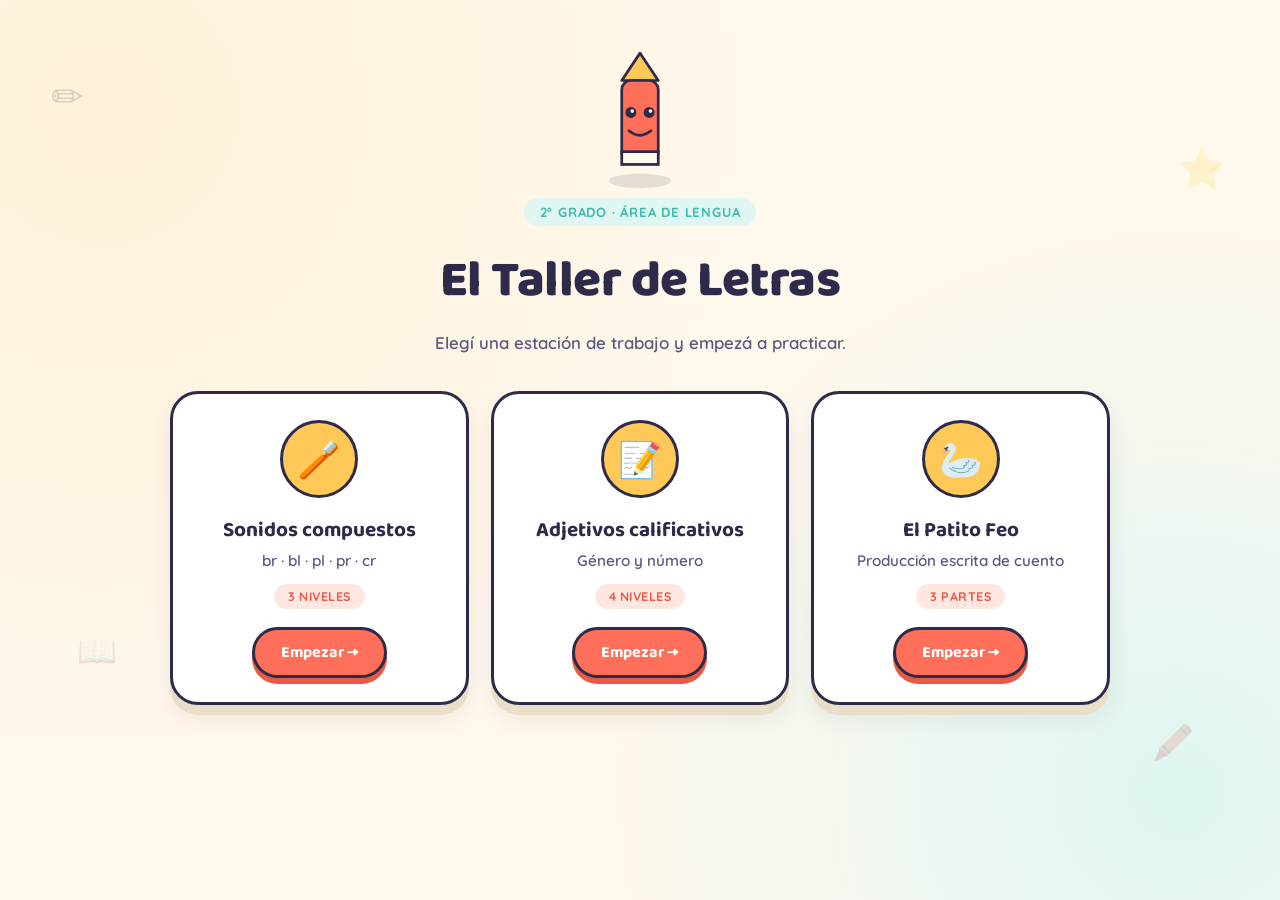
<file: index.html>
<!DOCTYPE html>
<html lang="es">
<head>
<meta charset="UTF-8">
<meta name="viewport" content="width=device-width, initial-scale=1.0">
<title>El Taller de Letras · Lengua 2º grado</title>
<link rel="preconnect" href="https://fonts.googleapis.com">
<link rel="preconnect" href="https://fonts.gstatic.com" crossorigin>
<link href="https://fonts.googleapis.com/css2?family=Baloo+2:wght@500;600;700;800&family=Quicksand:wght@500;600;700&display=swap" rel="stylesheet">
<link rel="stylesheet" href="style.css">
</head>
<body>

<div class="bg-decor" aria-hidden="true">
  <span class="floatie f1">✏️</span>
  <span class="floatie f2">📖</span>
  <span class="floatie f3">⭐</span>
  <span class="floatie f4">🖍️</span>
  <span class="floatie f5">✨</span>
</div>

<!-- ===================== PANTALLA: INICIO ===================== -->
<main id="screen-home" class="screen active">
  <header class="home-header">
    <div class="mascot" id="mascotHome" aria-hidden="true">
      <svg viewBox="0 0 120 160" class="mascot-svg">
        <ellipse cx="60" cy="150" rx="34" ry="8" class="mascot-shadow"/>
        <polygon points="60,10 80,40 40,40" class="pencil-tip"/>
        <rect x="40" y="40" width="40" height="90" rx="10" class="pencil-body"/>
        <rect x="40" y="118" width="40" height="14" class="pencil-band"/>
        <circle cx="50" cy="75" r="6" class="eye"/>
        <circle cx="70" cy="75" r="6" class="eye"/>
        <circle cx="51.5" cy="73.5" r="2" class="eye-shine"/>
        <circle cx="71.5" cy="73.5" r="2" class="eye-shine"/>
        <path d="M48 95 Q60 105 72 95" class="mouth"/>
      </svg>
    </div>
    <p class="eyebrow">2º grado · Área de Lengua</p>
    <h1>El Taller de Letras</h1>
    <p class="subtitle">Elegí una estación de trabajo y empezá a practicar.</p>
  </header>

  <section class="shelf" aria-label="Actividades disponibles">
    <article class="activity-card" data-activity="sonidos">
      <div class="card-icon-wrap">
        <span class="card-icon">🪥</span>
      </div>
      <h2>Sonidos compuestos</h2>
      <p>br · bl · pl · pr · cr</p>
      <div class="card-tag">3 niveles</div>
      <button class="btn-enter" data-open="sonidos">Empezar <span class="arrow">→</span></button>
    </article>

    <article class="activity-card" data-activity="adjetivos">
      <div class="card-icon-wrap">
        <span class="card-icon">📝</span>
      </div>
      <h2>Adjetivos calificativos</h2>
      <p>Género y número</p>
      <div class="card-tag">4 niveles</div>
      <button class="btn-enter" data-open="adjetivos">Empezar <span class="arrow">→</span></button>
    </article>

    <article class="activity-card" data-activity="cuento">
      <div class="card-icon-wrap">
        <span class="card-icon">🦢</span>
      </div>
      <h2>El Patito Feo</h2>
      <p>Producción escrita de cuento</p>
      <div class="card-tag">3 partes</div>
      <button class="btn-enter" data-open="cuento">Empezar <span class="arrow">→</span></button>
    </article>
  </section>
</main>

<script>
document.addEventListener("DOMContentLoaded", () => {
  document.querySelectorAll(".activity-card[data-activity]").forEach(card => {
    const btn = card.querySelector(".btn-enter");
    const activity = card.dataset.activity;
    btn.addEventListener("click", () => {
      window.location.href = activity === "cuento" ? "cuento.html" : activity + ".html";
    });
  });
});
</script>
</body>
</html>
</file>
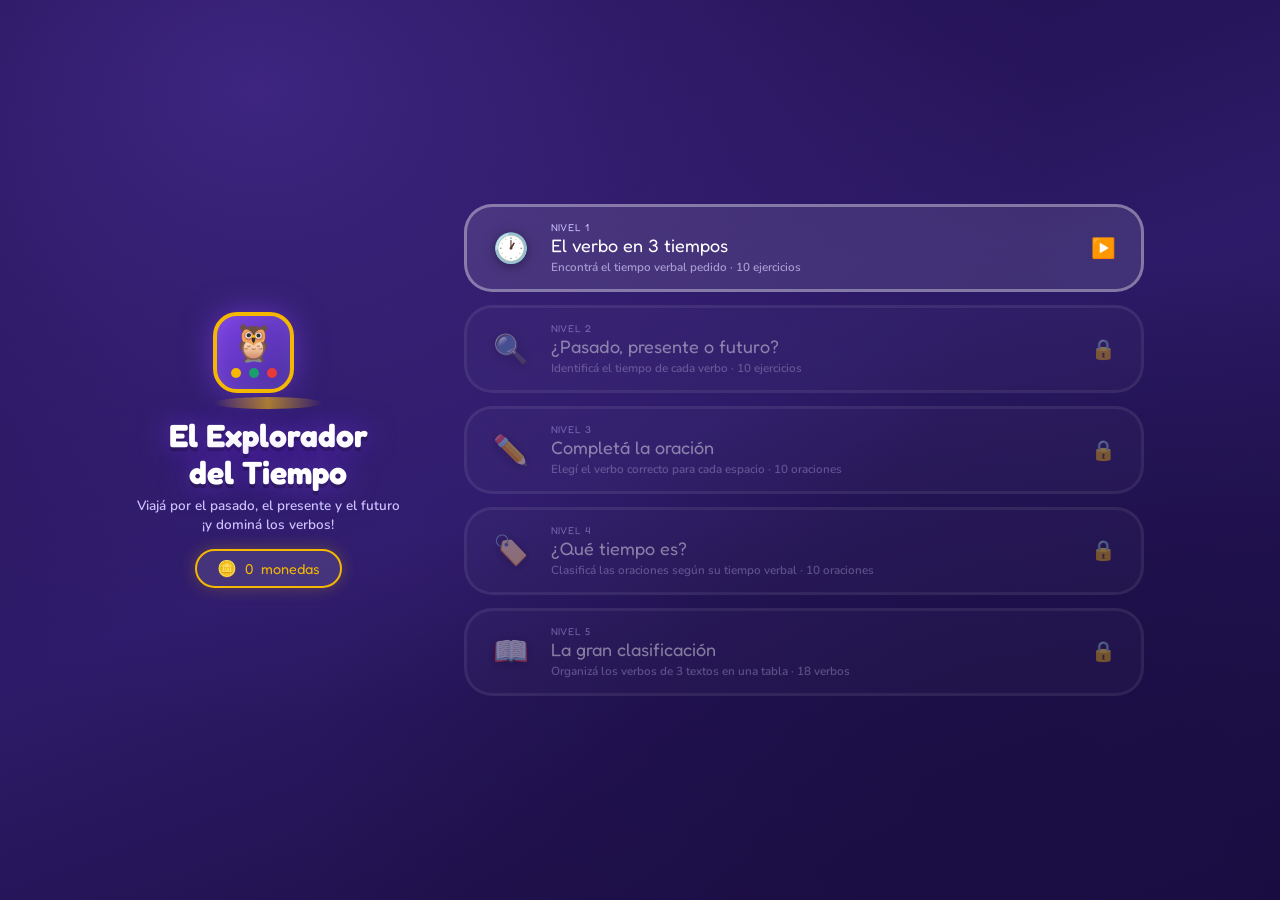
<file: verbos/index.html>
<!DOCTYPE html>
<html lang="es">
<head>
<meta charset="UTF-8">
<meta name="viewport" content="width=device-width, initial-scale=1.0">
<title>El Explorador del Tiempo · Verbos</title>
<link rel="preconnect" href="https://fonts.googleapis.com">
<link rel="preconnect" href="https://fonts.gstatic.com" crossorigin>
<link href="https://fonts.googleapis.com/css2?family=Nunito:wght@400;600;700;800;900&family=Fredoka+One&display=swap" rel="stylesheet">
<link rel="stylesheet" href="style.css">
</head>
<body>

<!-- partículas de fondo -->
<div class="particles" id="particles" aria-hidden="true"></div>

<!-- ======================== PANTALLA: PORTADA ======================== -->
<div id="screen-home" class="screen active">
  <div class="home-wrap">
    <div class="home-brand">
      <div class="time-machine" aria-hidden="true">
        <div class="tm-body">
          <div class="tm-window">🦉</div>
          <div class="tm-lights">
            <span class="tm-light l1"></span>
            <span class="tm-light l2"></span>
            <span class="tm-light l3"></span>
          </div>
        </div>
        <div class="tm-base"></div>
      </div>
      <h1 class="home-title">El Explorador<br>del Tiempo</h1>
      <p class="home-sub">Viajá por el pasado, el presente y el futuro<br>¡y dominá los verbos!</p>

      <div class="coin-display" id="homeCoinDisplay">
        <span class="coin-icon">🪙</span>
        <span id="homeCoinCount">0</span> monedas
      </div>
    </div>

    <div class="level-map" id="levelMap">
      <!-- generado por JS -->
    </div>
  </div>
</div>

<!-- ======================== PANTALLA: ACTIVIDAD ======================== -->
<div id="screen-activity" class="screen">

  <header class="act-header">
    <button class="btn-home" id="btnHome">🏠 Inicio</button>
    <div class="act-title-wrap">
      <span class="act-emoji" id="actEmoji"></span>
      <h2 class="act-title" id="actTitle"></h2>
    </div>
    <div class="coins-live">
      <span class="coin-icon">🪙</span>
      <span id="liveCoins">0</span>
    </div>
  </header>

  <div class="progress-bar-wrap">
    <div class="progress-bar" id="progressBar"></div>
    <span class="progress-label" id="progressLabel">1 / 10</span>
  </div>

  <!-- Mascota -->
  <div class="memo-wrap" id="memoWrap" aria-hidden="true">
    <div class="memo-body" id="memoBody">
      <div class="memo-eyes">
        <div class="memo-eye"><div class="memo-pupil"></div></div>
        <div class="memo-eye"><div class="memo-pupil"></div></div>
      </div>
      <div class="memo-beak">▽</div>
    </div>
    <div class="memo-speech" id="memoSpeech"></div>
  </div>

  <!-- zona de ejercicio (se llena por JS) -->
  <div class="exercise-zone" id="exerciseZone"></div>

  <!-- botón de avance (oculto hasta respuesta correcta) -->
  <button class="btn-next" id="btnNext" style="display:none">
    Siguiente <span class="arrow-next">→</span>
  </button>

</div>

<!-- ======================== PANTALLA: NIVEL COMPLETADO ======================== -->
<div id="screen-complete" class="screen">
  <div class="complete-wrap">
    <div class="complete-mascot">🦉</div>
    <h2 class="complete-title" id="completeTitle">¡Nivel superado!</h2>
    <p class="complete-sub" id="completeSub"></p>
    <div class="medal-earned" id="medalEarned"></div>
    <div class="coin-earned" id="coinEarned"></div>
    <button class="btn-continue" id="btnContinue">¡Seguir explorando! 🚀</button>
    <button class="btn-home2" id="btnHome2">🏠 Volver al inicio</button>
  </div>
</div>

<script src="script.js"></script>
</body>
</html>
</file>
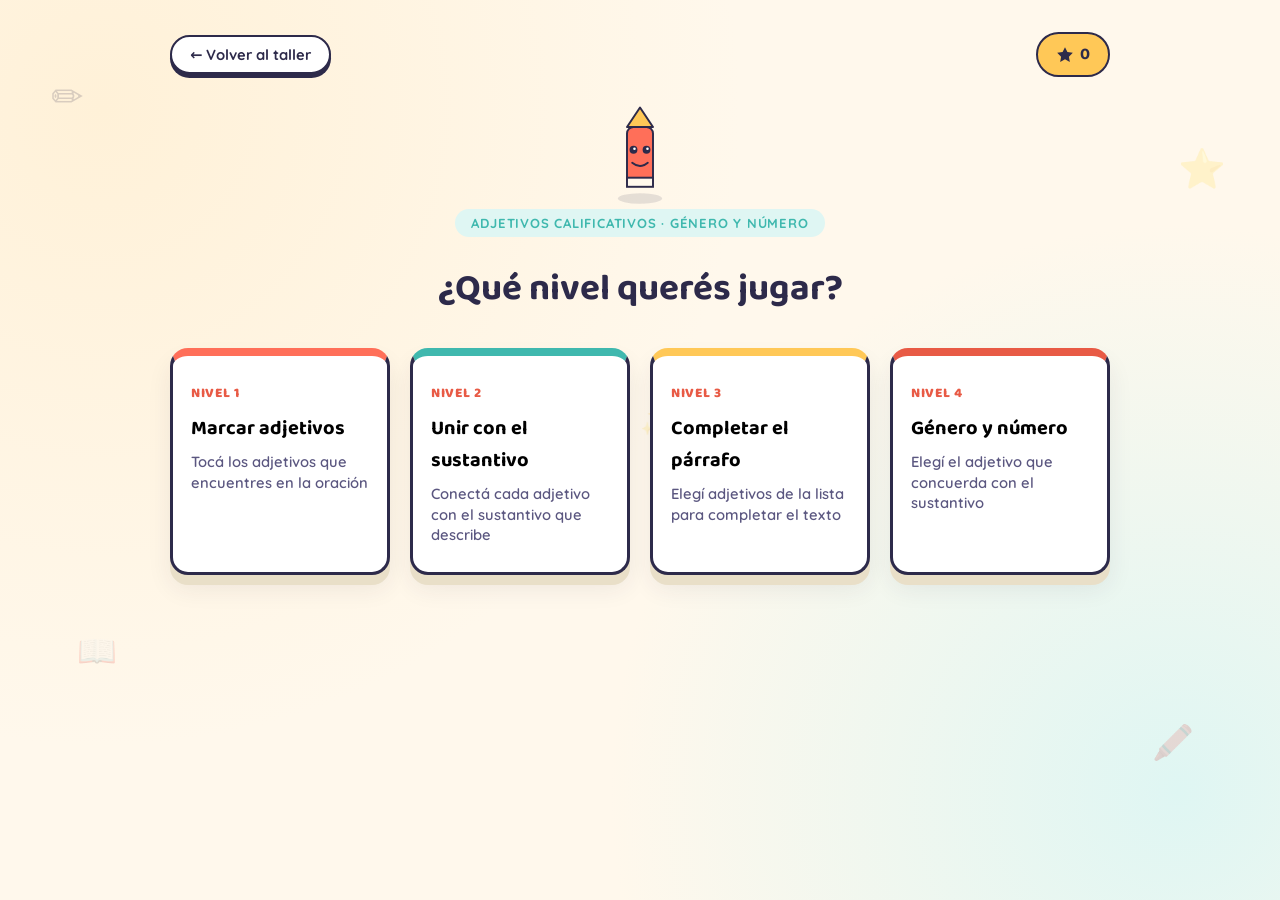
<file: adjetivos.html>
<!DOCTYPE html>
<html lang="es">
<head>
<meta charset="UTF-8">
<meta name="viewport" content="width=device-width, initial-scale=1.0">
<title>Adjetivos calificativos · El Taller de Letras</title>
<link rel="preconnect" href="https://fonts.googleapis.com">
<link rel="preconnect" href="https://fonts.gstatic.com" crossorigin>
<link href="https://fonts.googleapis.com/css2?family=Baloo+2:wght@500;600;700;800&family=Quicksand:wght@500;600;700&display=swap" rel="stylesheet">
<link rel="stylesheet" href="style.css">
</head>
<body>

<div class="bg-decor" aria-hidden="true">
  <span class="floatie f1">✏️</span>
  <span class="floatie f2">📖</span>
  <span class="floatie f3">⭐</span>
  <span class="floatie f4">🖍️</span>
  <span class="floatie f5">✨</span>
</div>

<!-- ===================== PANTALLA: ACTIVIDAD ADJETIVOS CALIFICATIVOS ===================== -->
<main id="screen-adjetivos" class="screen active">
  <header class="activity-header">
    <button class="btn-back" id="btnBackHome">← Volver al taller</button>
    <div class="stars-counter" id="a2-starsCounter">
      <svg class="star-icon-svg" viewBox="0 0 24 24" aria-hidden="true"><path d="M12 1.5l3.22 6.53 7.21 1.05-5.22 5.09 1.23 7.18L12 17.77l-6.44 3.58 1.23-7.18-5.22-5.09 7.21-1.05L12 1.5z"/></svg>
      <span id="a2-starsCount">0</span>
    </div>
  </header>

  <!-- Selector de nivel -->
  <section id="a2-levelSelect" class="level-select active">
    <div class="mascot small" aria-hidden="true">
      <svg viewBox="0 0 120 160" class="mascot-svg">
        <ellipse cx="60" cy="150" rx="34" ry="8" class="mascot-shadow"/>
        <polygon points="60,10 80,40 40,40" class="pencil-tip"/>
        <rect x="40" y="40" width="40" height="90" rx="10" class="pencil-body"/>
        <rect x="40" y="118" width="40" height="14" class="pencil-band"/>
        <circle cx="50" cy="75" r="6" class="eye"/>
        <circle cx="70" cy="75" r="6" class="eye"/>
        <circle cx="51.5" cy="73.5" r="2" class="eye-shine"/>
        <circle cx="71.5" cy="73.5" r="2" class="eye-shine"/>
        <path d="M48 95 Q60 105 72 95" class="mouth"/>
      </svg>
    </div>
    <p class="eyebrow">Adjetivos calificativos · género y número</p>
    <h1>¿Qué nivel querés jugar?</h1>

    <div class="level-grid level-grid-4">
      <button class="level-card" data-a2-level="1">
        <span class="level-num">Nivel 1</span>
        <span class="level-title">Marcar adjetivos</span>
        <span class="level-desc">Tocá los adjetivos que encuentres en la oración</span>
      </button>
      <button class="level-card" data-a2-level="2">
        <span class="level-num">Nivel 2</span>
        <span class="level-title">Unir con el sustantivo</span>
        <span class="level-desc">Conectá cada adjetivo con el sustantivo que describe</span>
      </button>
      <button class="level-card" data-a2-level="3">
        <span class="level-num">Nivel 3</span>
        <span class="level-title">Completar el párrafo</span>
        <span class="level-desc">Elegí adjetivos de la lista para completar el texto</span>
      </button>
      <button class="level-card" data-a2-level="4">
        <span class="level-num">Nivel 4</span>
        <span class="level-title">Género y número</span>
        <span class="level-desc">Elegí el adjetivo que concuerda con el sustantivo</span>
      </button>
    </div>
  </section>

  <!-- ---------- NIVEL 1: marcar adjetivos en la oración ---------- -->
  <section id="a2-level1" class="level-screen">
    <div class="level-header">
      <button class="btn-back-level" data-a2-back-to="a2-levelSelect">← Niveles</button>
      <div class="progress-pill"><span id="a2l1-progress">1</span> / <span id="a2l1-total">8</span></div>
    </div>
    <h2 class="level-question">Tocá todos los adjetivos de la oración</h2>

    <div class="game-card wide">
      <div class="sentence-stage" id="a2l1-sentence"></div>
      <button class="btn-check" id="a2l1-submit">Comprobar</button>
      <div class="feedback-box" id="a2l1-feedback" aria-live="polite"></div>
    </div>

    <div class="score-row">
      <span class="score-chip correct"><span id="a2l1-correct">0</span> aciertos</span>
      <span class="score-chip incorrect"><span id="a2l1-incorrect">0</span> errores</span>
    </div>
  </section>

  <!-- ---------- NIVEL 2: unir adjetivo con sustantivo ---------- -->
  <section id="a2-level2" class="level-screen">
    <div class="level-header">
      <button class="btn-back-level" data-a2-back-to="a2-levelSelect">← Niveles</button>
      <div class="progress-pill"><span id="a2l2-progress">1</span> / <span id="a2l2-total">6</span></div>
    </div>
    <h2 class="level-question">Uní cada adjetivo con su sustantivo</h2>
    <p class="level-subtext">Tocá un adjetivo y después el sustantivo que le corresponde</p>

    <div class="game-card wide">
      <div class="match-board" id="a2l2-board"></div>
      <div class="feedback-box" id="a2l2-feedback" aria-live="polite"></div>
    </div>

    <div class="score-row">
      <span class="score-chip correct"><span id="a2l2-correct">0</span> aciertos</span>
      <span class="score-chip incorrect"><span id="a2l2-incorrect">0</span> errores</span>
    </div>
  </section>

  <!-- ---------- NIVEL 3: completar párrafo con lista de adjetivos ---------- -->
  <section id="a2-level3" class="level-screen">
    <div class="level-header">
      <button class="btn-back-level" data-a2-back-to="a2-levelSelect">← Niveles</button>
      <div class="progress-pill"><span id="a2l3-progress">1</span> / <span id="a2l3-total">4</span></div>
    </div>
    <h2 class="level-question">Completá el párrafo con los adjetivos de la lista</h2>

    <div class="game-card wide">
      <div class="word-bank" id="a2l3-bank"></div>
      <div class="paragraph-stage" id="a2l3-paragraph"></div>
      <button class="btn-check" id="a2l3-submit">Comprobar</button>
      <div class="feedback-box" id="a2l3-feedback" aria-live="polite"></div>
    </div>

    <div class="score-row">
      <span class="score-chip correct"><span id="a2l3-correct">0</span> aciertos</span>
      <span class="score-chip incorrect"><span id="a2l3-incorrect">0</span> errores</span>
    </div>
  </section>

  <!-- ---------- NIVEL 4: seleccionar adjetivo según género y número ---------- -->
  <section id="a2-level4" class="level-screen">
    <div class="level-header">
      <button class="btn-back-level" data-a2-back-to="a2-levelSelect">← Niveles</button>
      <div class="progress-pill"><span id="a2l4-progress">1</span> / <span id="a2l4-total">8</span></div>
    </div>
    <h2 class="level-question">Elegí el adjetivo que concuerda con el sustantivo</h2>

    <div class="game-card">
      <div class="phrase-stage" id="a2l4-phrase"></div>
      <div class="options-row" id="a2l4-options"></div>
      <div class="feedback-box" id="a2l4-feedback" aria-live="polite"></div>
    </div>

    <div class="score-row">
      <span class="score-chip correct"><span id="a2l4-correct">0</span> aciertos</span>
      <span class="score-chip incorrect"><span id="a2l4-incorrect">0</span> errores</span>
    </div>
  </section>

  <!-- ---------- PANTALLA FINAL ---------- -->
  <section id="a2-levelComplete" class="level-complete">
    <div class="mascot celebrate" aria-hidden="true">
      <svg viewBox="0 0 120 160" class="mascot-svg">
        <ellipse cx="60" cy="150" rx="34" ry="8" class="mascot-shadow"/>
        <polygon points="60,10 80,40 40,40" class="pencil-tip"/>
        <rect x="40" y="40" width="40" height="90" rx="10" class="pencil-body"/>
        <rect x="40" y="118" width="40" height="14" class="pencil-band"/>
        <circle cx="50" cy="75" r="6" class="eye happy"/>
        <circle cx="70" cy="75" r="6" class="eye happy"/>
        <path d="M46 93 Q60 110 74 93" class="mouth happy"/>
      </svg>
    </div>
    <h2 id="a2-completeTitle">¡Muy bien!</h2>
    <p id="a2-completeText">Completaste el nivel.</p>
    <div class="complete-stats">
      <div class="stat-box">
        <span class="stat-value" id="a2-completeCorrect">0</span>
        <span class="stat-label">Aciertos</span>
      </div>
      <div class="stat-box">
        <span class="stat-value" id="a2-completeIncorrect">0</span>
        <span class="stat-label">Errores</span>
      </div>
    </div>
    <div class="complete-actions">
      <button class="btn-retry" id="a2-btnRetryLevel">Jugar de nuevo</button>
      <button class="btn-check" id="a2-btnToLevels">Elegir otro nivel</button>
    </div>
  </section>
</main>

<script>
/* =========================================================
   EL TALLER DE LETRAS — Adjetivos calificativos
   ========================================================= */

function shuffle(array){
  const arr = array.slice();
  for(let i = arr.length - 1; i > 0; i--){
    const j = Math.floor(Math.random() * (i + 1));
    [arr[i], arr[j]] = [arr[j], arr[i]];
  }
  return arr;
}
function pickRandom(array, n){ return shuffle(array).slice(0, n); }

function $(selector){ return document.querySelector(selector); }
function $all(selector){ return document.querySelectorAll(selector); }

/* ----- Datos ----- */
const A2_SENTENCES = [
  { tokens: [{ text: "El", isAdj: false }, { text: "perro", isAdj: false }, { text: "negro", isAdj: true }, { text: "tiene", isAdj: false }, { text: "una", isAdj: false }, { text: "cola", isAdj: false }, { text: "corta", isAdj: true }, { text: ".", isAdj: false, skip: true }] },
  { tokens: [{ text: "La", isAdj: false }, { text: "casa", isAdj: false }, { text: "azul", isAdj: true }, { text: "tiene", isAdj: false }, { text: "un", isAdj: false }, { text: "jardín", isAdj: false }, { text: "enorme", isAdj: true }, { text: ".", isAdj: false, skip: true }] },
  { tokens: [{ text: "Mi", isAdj: false }, { text: "abuela", isAdj: false }, { text: "cuenta", isAdj: false }, { text: "historias", isAdj: false }, { text: "divertidas", isAdj: true }, { text: "y", isAdj: false }, { text: "largas", isAdj: true }, { text: ".", isAdj: false, skip: true }] },
  { tokens: [{ text: "El", isAdj: false }, { text: "gato", isAdj: false }, { text: "pequeño", isAdj: true }, { text: "duerme", isAdj: false }, { text: "en", isAdj: false }, { text: "la", isAdj: false }, { text: "manta", isAdj: false }, { text: "suave", isAdj: true }, { text: ".", isAdj: false, skip: true }] },
  { tokens: [{ text: "Los", isAdj: false }, { text: "niños", isAdj: false }, { text: "alegres", isAdj: true }, { text: "juegan", isAdj: false }, { text: "en", isAdj: false }, { text: "el", isAdj: false }, { text: "patio", isAdj: false }, { text: "grande", isAdj: true }, { text: ".", isAdj: false, skip: true }] },
  { tokens: [{ text: "Compré", isAdj: false }, { text: "una", isAdj: false }, { text: "fruta", isAdj: false }, { text: "dulce", isAdj: true }, { text: "y", isAdj: false }, { text: "jugosa", isAdj: true }, { text: ".", isAdj: false, skip: true }] },
  { tokens: [{ text: "El", isAdj: false }, { text: "cielo", isAdj: false }, { text: "está", isAdj: false }, { text: "gris", isAdj: true }, { text: "y", isAdj: false }, { text: "frío", isAdj: true }, { text: "hoy", isAdj: false }, { text: ".", isAdj: false, skip: true }] },
  { tokens: [{ text: "Tengo", isAdj: false }, { text: "un", isAdj: false }, { text: "amigo", isAdj: false }, { text: "simpático", isAdj: true }, { text: "y", isAdj: false }, { text: "honesto", isAdj: true }, { text: ".", isAdj: false, skip: true }] }
];

const A2_PAIRS = [
  { noun: "casa",      adj: "blanca" },
  { noun: "perro",     adj: "peludo" },
  { noun: "flores",    adj: "coloridas" },
  { noun: "niño",      adj: "curioso" },
  { noun: "montañas",  adj: "altas" },
  { noun: "libro",     adj: "pesado" },
  { noun: "gata",      adj: "juguetona" },
  { noun: "zapatos",   adj: "nuevos" },
  { noun: "sopa",      adj: "salada" },
  { noun: "estrellas", adj: "brillantes" },
  { noun: "camino",    adj: "largo" },
  { noun: "abuelo",    adj: "sabio" },
];

const A2_PARAGRAPHS = [
  { parts: ["Hoy fuimos al parque. El día estaba ", 0, " y el cielo se veía muy ", 1, ". Vimos un perro ", 2, " que corría detrás de una pelota ", 3, "."], blanks: ["soleado", "celeste", "juguetón", "redonda"], bank: ["soleado", "celeste", "juguetón", "redonda", "triste", "cuadrada"] },
  { parts: ["Mi habitación es ", 0, ". Tiene una cama ", 1, " junto a la ventana ", 2, " y una alfombra ", 3, " en el piso."], blanks: ["cómoda", "blanda", "grande", "suave"], bank: ["cómoda", "blanda", "grande", "suave", "ruidosa", "pesada"] },
  { parts: ["En el zoológico vimos un león ", 0, ", una jirafa ", 1, " y unos monos ", 2, ". Al final comimos un helado ", 3, "."], blanks: ["feroz", "alta", "traviesos", "delicioso"], bank: ["feroz", "alta", "traviesos", "delicioso", "lento", "amargo"] },
  { parts: ["La fiesta de cumpleaños fue muy ", 0, ". Había globos ", 1, " por todas partes y una torta ", 2, " con velas ", 3, "."], blanks: ["divertida", "coloridos", "deliciosa", "pequeñas"], bank: ["divertida", "coloridos", "deliciosa", "pequeñas", "aburrida", "salada"] }
];

const A2_AGREEMENT = [
  { article: "El",   noun: "perro",     gender: "m", number: "s", forms: { ms: "blanco",   fs: "blanca",   mp: "blancos",   fp: "blancas" } },
  { article: "La",   noun: "casa",      gender: "f", number: "s", forms: { ms: "pequeño",  fs: "pequeña",  mp: "pequeños",  fp: "pequeñas" } },
  { article: "Los",  noun: "niños",     gender: "m", number: "p", forms: { ms: "travieso",  fs: "traviesa",  mp: "traviesos",  fp: "traviesas" } },
  { article: "Las",  noun: "flores",    gender: "f", number: "p", forms: { ms: "hermoso",  fs: "hermosa",  mp: "hermosos",  fp: "hermosas" } },
  { article: "El",   noun: "camino",    gender: "m", number: "s", forms: { ms: "largo",    fs: "larga",    mp: "largos",    fp: "largas" } },
  { article: "La",   noun: "mochila",   gender: "f", number: "s", forms: { ms: "pesado",   fs: "pesada",   mp: "pesados",   fp: "pesadas" } },
  { article: "Los",  noun: "gatos",     gender: "m", number: "p", forms: { ms: "negro",    fs: "negra",    mp: "negros",    fp: "negras" } },
  { article: "Las",  noun: "manzanas",  gender: "f", number: "p", forms: { ms: "maduro",   fs: "madura",   mp: "maduros",   fp: "maduras" } },
  { article: "El",   noun: "libro",     gender: "m", number: "s", forms: { ms: "aburrido", fs: "aburrida", mp: "aburridos", fp: "aburridas" } },
  { article: "La",   noun: "torta",     gender: "f", number: "s", forms: { ms: "rico",     fs: "rica",     mp: "ricos",     fp: "ricas" } },
  { article: "Los",  noun: "caminos",   gender: "m", number: "p", forms: { ms: "angosto",  fs: "angosta",  mp: "angostos",  fp: "angostas" } },
  { article: "Las",  noun: "sillas",    gender: "f", number: "p", forms: { ms: "roto",     fs: "rota",     mp: "rotos",     fp: "rotas" } },
];

function correctForm(item){
  const key = (item.gender === "m" ? "m" : "f") + (item.number === "s" ? "s" : "p");
  return item.forms[key];
}
function allForms(item){
  return [item.forms.ms, item.forms.fs, item.forms.mp, item.forms.fp];
}

/* ----- Estado y navegación ----- */
const a2State = { currentLevel: null, totalStars: 0 };

function showAdjetivosSubview(id){
  $all("#a2-levelSelect, #screen-adjetivos .level-screen, #a2-levelComplete").forEach(s => s.classList.remove("active"));
  $("#" + id).classList.add("active");
}

function addA2Stars(n){
  a2State.totalStars += n;
  if(a2State.totalStars < 0) a2State.totalStars = 0;
  $("#a2-starsCount").textContent = a2State.totalStars;
}

function launchConfetti(){
  const emojis = ["⭐", "🎉", "✨", "🌟"];
  for(let i = 0; i < 18; i++){
    const piece = document.createElement("span");
    piece.className = "confetti";
    piece.textContent = emojis[Math.floor(Math.random() * emojis.length)];
    piece.style.left = Math.random() * 100 + "vw";
    piece.style.animationDuration = (2 + Math.random() * 1.5) + "s";
    piece.style.fontSize = (1.2 + Math.random() * 1.2) + "rem";
    document.body.appendChild(piece);
    setTimeout(() => piece.remove(), 3600);
  }
}

function showA2LevelComplete(correct, incorrect, title, text){
  $("#a2-completeTitle").textContent = title;
  $("#a2-completeText").textContent = text;
  $("#a2-completeCorrect").textContent = correct;
  $("#a2-completeIncorrect").textContent = incorrect;
  showAdjetivosSubview("a2-levelComplete");
  if(correct > incorrect) launchConfetti();
}

function startA2Level(level){
  a2State.currentLevel = level;
  if(level === "1"){ showAdjetivosSubview("a2-level1"); initA2Level1(); }
  else if(level === "2"){ showAdjetivosSubview("a2-level2"); initA2Level2(); }
  else if(level === "3"){ showAdjetivosSubview("a2-level3"); initA2Level3(); }
  else if(level === "4"){ showAdjetivosSubview("a2-level4"); initA2Level4(); }
}

document.addEventListener("DOMContentLoaded", () => {
  $("#btnBackHome").addEventListener("click", () => {
    window.location.href = "index.html";
  });

  $all("#a2-levelSelect .level-card[data-a2-level]").forEach(card => {
    card.addEventListener("click", () => startA2Level(card.dataset.a2Level));
  });

  $all("[data-a2-back-to]").forEach(btn => {
    btn.addEventListener("click", () => showAdjetivosSubview(btn.dataset.a2BackTo));
  });

  $("#a2-btnToLevels").addEventListener("click", () => showAdjetivosSubview("a2-levelSelect"));
  $("#a2-btnRetryLevel").addEventListener("click", () => startA2Level(a2State.currentLevel));
  $("#a2l1-submit").addEventListener("click", checkA2Level1);
  $("#a2l3-submit").addEventListener("click", checkA2Level3);
});

/* =========================================================
   NIVEL 1 — Marcar los adjetivos en la oración
   ========================================================= */
const A2L1_TOTAL = 8;
let a2l1 = { items: [], index: 0, correct: 0, incorrect: 0, selected: new Set() };

function initA2Level1(){
  a2l1.items = pickRandom(A2_SENTENCES, A2L1_TOTAL);
  a2l1.index = 0; a2l1.correct = 0; a2l1.incorrect = 0;
  $("#a2l1-total").textContent = a2l1.items.length;
  $("#a2l1-correct").textContent = 0;
  $("#a2l1-incorrect").textContent = 0;
  renderA2Level1();
}

function renderA2Level1(){
  const item = a2l1.items[a2l1.index];
  a2l1.selected = new Set();
  $("#a2l1-progress").textContent = a2l1.index + 1;
  $("#a2l1-feedback").textContent = "";
  $("#a2l1-feedback").className = "feedback-box";
  $("#a2l1-submit").disabled = false;

  const stage = $("#a2l1-sentence");
  stage.innerHTML = "";
  item.tokens.forEach((tok, idx) => {
    if(tok.skip){
      const span = document.createElement("span");
      span.className = "sentence-punct";
      span.textContent = tok.text;
      stage.appendChild(span);
      return;
    }
    const word = document.createElement("button");
    word.className = "sentence-word";
    word.textContent = tok.text;
    word.dataset.idx = idx;
    word.addEventListener("click", () => {
      if(word.disabled) return;
      if(a2l1.selected.has(idx)){ a2l1.selected.delete(idx); word.classList.remove("selected"); }
      else{ a2l1.selected.add(idx); word.classList.add("selected"); }
    });
    stage.appendChild(word);
  });
}

function checkA2Level1(){
  const item = a2l1.items[a2l1.index];
  const words = $all("#a2l1-sentence .sentence-word");
  $("#a2l1-submit").disabled = true;

  let roundCorrect = 0, roundIncorrect = 0;
  words.forEach(word => {
    const idx = Number(word.dataset.idx);
    const tok = item.tokens[idx];
    const wasSelected = a2l1.selected.has(idx);
    word.disabled = true;
    if(tok.isAdj && wasSelected){ word.classList.add("correct-flash"); roundCorrect++; }
    else if(!tok.isAdj && wasSelected){ word.classList.add("incorrect-flash"); roundIncorrect++; }
    else if(tok.isAdj && !wasSelected){ word.classList.add("missed-flash"); roundIncorrect++; }
  });

  a2l1.correct += roundCorrect;
  a2l1.incorrect += roundIncorrect;
  $("#a2l1-correct").textContent = a2l1.correct;
  $("#a2l1-incorrect").textContent = a2l1.incorrect;

  if(roundIncorrect === 0) addA2Stars(2);
  else if(roundCorrect > 0) addA2Stars(1);

  const feedback = $("#a2l1-feedback");
  const totalAdj = item.tokens.filter(t => t.isAdj).length;
  if(roundIncorrect === 0){
    feedback.textContent = totalAdj === 1 ? "¡Perfecto! Encontraste el adjetivo. 🎉" : `¡Perfecto! Encontraste los ${totalAdj} adjetivos. 🎉`;
    feedback.className = "feedback-box correct";
  }else{
    feedback.textContent = "Revisá: en verde lo que acertaste, en amarillo los adjetivos que se te pasaron, en rojo lo que no era adjetivo.";
    feedback.className = "feedback-box incorrect";
  }

  setTimeout(() => {
    a2l1.index++;
    if(a2l1.index < a2l1.items.length){ renderA2Level1(); }
    else{
      showA2LevelComplete(a2l1.correct, a2l1.incorrect,
        a2l1.incorrect === 0 ? "¡Excelente!" : "¡Nivel completado!",
        `Revisaste ${a2l1.items.length} oraciones buscando adjetivos.`);
    }
  }, 2200);
}

/* =========================================================
   NIVEL 2 — Unir cada adjetivo con su sustantivo
   ========================================================= */
const A2L2_TOTAL = 6;
const A2L2_PAIRS_PER_ROUND = 4;
let a2l2 = { rounds: [], index: 0, correct: 0, incorrect: 0, matched: new Set(), selectedNoun: null, selectedAdj: null };

function initA2Level2(){
  a2l2.rounds = [];
  for(let i = 0; i < A2L2_TOTAL; i++) a2l2.rounds.push(pickRandom(A2_PAIRS, A2L2_PAIRS_PER_ROUND));
  a2l2.index = 0; a2l2.correct = 0; a2l2.incorrect = 0;
  $("#a2l2-total").textContent = a2l2.rounds.length;
  $("#a2l2-correct").textContent = 0;
  $("#a2l2-incorrect").textContent = 0;
  renderA2Level2();
}

function renderA2Level2(){
  const pairs = a2l2.rounds[a2l2.index];
  a2l2.matched = new Set(); a2l2.selectedNoun = null; a2l2.selectedAdj = null;
  $("#a2l2-progress").textContent = a2l2.index + 1;
  $("#a2l2-feedback").textContent = "";
  $("#a2l2-feedback").className = "feedback-box";

  const nounsOrder = shuffle(pairs.map((p, i) => i));
  const adjsOrder = shuffle(pairs.map((p, i) => i));

  const board = $("#a2l2-board");
  board.innerHTML = "";

  const nounsCol = document.createElement("div");
  nounsCol.className = "match-col";
  nounsOrder.forEach(i => {
    const btn = document.createElement("button");
    btn.className = "match-item noun-item";
    btn.textContent = pairs[i].noun; btn.dataset.pairIdx = i;
    btn.addEventListener("click", () => handleA2L2NounClick(btn, i));
    nounsCol.appendChild(btn);
  });

  const adjsCol = document.createElement("div");
  adjsCol.className = "match-col";
  adjsOrder.forEach(i => {
    const btn = document.createElement("button");
    btn.className = "match-item adj-item";
    btn.textContent = pairs[i].adj; btn.dataset.pairIdx = i;
    btn.addEventListener("click", () => handleA2L2AdjClick(btn, i));
    adjsCol.appendChild(btn);
  });

  board.appendChild(nounsCol);
  board.appendChild(adjsCol);
}

function handleA2L2NounClick(btn, pairIdx){
  if(btn.disabled) return;
  $all("#a2l2-board .noun-item").forEach(b => b.classList.remove("active-pick"));
  btn.classList.add("active-pick");
  a2l2.selectedNoun = { btn, pairIdx };
  tryA2L2Match();
}

function handleA2L2AdjClick(btn, pairIdx){
  if(btn.disabled) return;
  $all("#a2l2-board .adj-item").forEach(b => b.classList.remove("active-pick"));
  btn.classList.add("active-pick");
  a2l2.selectedAdj = { btn, pairIdx };
  tryA2L2Match();
}

function tryA2L2Match(){
  if(!a2l2.selectedNoun || !a2l2.selectedAdj) return;
  const { btn: nounBtn, pairIdx: nounIdx } = a2l2.selectedNoun;
  const { btn: adjBtn, pairIdx: adjIdx } = a2l2.selectedAdj;
  const pairs = a2l2.rounds[a2l2.index];
  const feedback = $("#a2l2-feedback");

  if(nounIdx === adjIdx){
    nounBtn.classList.remove("active-pick"); adjBtn.classList.remove("active-pick");
    nounBtn.classList.add("matched"); adjBtn.classList.add("matched");
    nounBtn.disabled = true; adjBtn.disabled = true;
    a2l2.matched.add(nounIdx); a2l2.correct++;
    addA2Stars(1);
    feedback.textContent = `¡Bien! "${pairs[nounIdx].noun}" va con "${pairs[nounIdx].adj}".`;
    feedback.className = "feedback-box correct";
  }else{
    a2l2.incorrect++;
    feedback.textContent = "Esa unión no es correcta. Probá de nuevo.";
    feedback.className = "feedback-box incorrect";
    nounBtn.classList.add("incorrect-flash"); adjBtn.classList.add("incorrect-flash");
    setTimeout(() => {
      nounBtn.classList.remove("incorrect-flash", "active-pick");
      adjBtn.classList.remove("incorrect-flash", "active-pick");
    }, 500);
  }

  $("#a2l2-correct").textContent = a2l2.correct;
  $("#a2l2-incorrect").textContent = a2l2.incorrect;
  a2l2.selectedNoun = null; a2l2.selectedAdj = null;

  if(a2l2.matched.size === pairs.length){
    setTimeout(() => {
      a2l2.index++;
      if(a2l2.index < a2l2.rounds.length){ renderA2Level2(); }
      else{
        showA2LevelComplete(a2l2.correct, a2l2.incorrect,
          a2l2.incorrect === 0 ? "¡Conexión perfecta!" : "¡Nivel completado!",
          `Uniste adjetivos y sustantivos en ${a2l2.rounds.length} rondas.`);
      }
    }, 900);
  }
}

/* =========================================================
   NIVEL 3 — Completar el párrafo con adjetivos de una lista
   ========================================================= */
let a2l3 = { items: [], index: 0, correct: 0, incorrect: 0, filled: [], answered: false };

function initA2Level3(){
  a2l3.items = shuffle(A2_PARAGRAPHS);
  a2l3.index = 0; a2l3.correct = 0; a2l3.incorrect = 0;
  $("#a2l3-total").textContent = a2l3.items.length;
  $("#a2l3-correct").textContent = 0;
  $("#a2l3-incorrect").textContent = 0;
  renderA2Level3();
}

function renderA2Level3(){
  const item = a2l3.items[a2l3.index];
  a2l3.filled = new Array(item.blanks.length).fill(null);
  a2l3.answered = false; a2l3.activeBlank = null;
  $("#a2l3-progress").textContent = a2l3.index + 1;
  $("#a2l3-feedback").textContent = "";
  $("#a2l3-feedback").className = "feedback-box";
  $("#a2l3-submit").disabled = false;

  const bank = $("#a2l3-bank");
  bank.innerHTML = "";
  shuffle(item.bank).forEach(word => {
    const chip = document.createElement("button");
    chip.className = "bank-chip"; chip.textContent = word; chip.dataset.word = word;
    chip.addEventListener("click", () => {
      if(chip.disabled) return;
      if(a2l3.activeBlank === null) return;
      placeA2L3Word(word, chip);
    });
    bank.appendChild(chip);
  });

  const stage = $("#a2l3-paragraph");
  stage.innerHTML = "";
  item.parts.forEach(part => {
    if(typeof part === "number"){
      const blankIdx = part;
      const blankBtn = document.createElement("button");
      blankBtn.className = "paragraph-blank";
      blankBtn.textContent = "______"; blankBtn.dataset.blankIdx = blankIdx;
      blankBtn.addEventListener("click", () => selectA2L3Blank(blankBtn, blankIdx));
      stage.appendChild(blankBtn);
    }else{
      const span = document.createElement("span");
      span.textContent = part;
      stage.appendChild(span);
    }
  });

  const firstBlank = $("#a2l3-paragraph .paragraph-blank");
  if(firstBlank) selectA2L3Blank(firstBlank, 0);
}

function selectA2L3Blank(blankBtn, idx){
  if(a2l3.answered) return;
  $all("#a2l3-paragraph .paragraph-blank").forEach(b => b.classList.remove("active-blank"));
  blankBtn.classList.add("active-blank");
  a2l3.activeBlank = idx;
}

function placeA2L3Word(word, chip){
  const idx = a2l3.activeBlank;
  if(idx === null) return;
  const prevWord = a2l3.filled[idx];
  if(prevWord){
    $all("#a2l3-bank .bank-chip").forEach(c => { if(c.dataset.word === prevWord && c.disabled) c.disabled = false; });
  }
  a2l3.filled[idx] = word; chip.disabled = true;
  const blankBtn = $(`#a2l3-paragraph .paragraph-blank[data-blank-idx="${idx}"]`);
  blankBtn.textContent = word; blankBtn.classList.add("filled"); blankBtn.classList.remove("active-blank");
  a2l3.activeBlank = null;
  const blanks = $all("#a2l3-paragraph .paragraph-blank");
  const nextEmpty = Array.from(blanks).find(b => !a2l3.filled[Number(b.dataset.blankIdx)]);
  if(nextEmpty) selectA2L3Blank(nextEmpty, Number(nextEmpty.dataset.blankIdx));
}

function checkA2Level3(){
  if(a2l3.answered) return;
  const item = a2l3.items[a2l3.index];
  if(a2l3.filled.some(w => !w)){
    $("#a2l3-feedback").textContent = "Completá todos los espacios antes de comprobar.";
    $("#a2l3-feedback").className = "feedback-box";
    return;
  }
  a2l3.answered = true; $("#a2l3-submit").disabled = true;

  let roundCorrect = 0, roundIncorrect = 0;
  $all("#a2l3-paragraph .paragraph-blank").forEach(blankBtn => {
    const idx = Number(blankBtn.dataset.blankIdx);
    const isCorrect = a2l3.filled[idx] === item.blanks[idx];
    if(isCorrect){ blankBtn.classList.add("is-correct"); roundCorrect++; }
    else{ blankBtn.classList.add("is-incorrect"); blankBtn.textContent = `${a2l3.filled[idx]} (correcto: ${item.blanks[idx]})`; roundIncorrect++; }
  });

  a2l3.correct += roundCorrect; a2l3.incorrect += roundIncorrect;
  $("#a2l3-correct").textContent = a2l3.correct;
  $("#a2l3-incorrect").textContent = a2l3.incorrect;

  if(roundIncorrect === 0) addA2Stars(2);
  else if(roundCorrect > 0) addA2Stars(1);

  const feedback = $("#a2l3-feedback");
  if(roundIncorrect === 0){ feedback.textContent = "¡Perfecto! Completaste el párrafo con los adjetivos correctos. 🎉"; feedback.className = "feedback-box correct"; }
  else{ feedback.textContent = "Revisá los espacios marcados en rojo: ahí te muestro la palabra correcta."; feedback.className = "feedback-box incorrect"; }

  setTimeout(() => {
    a2l3.index++;
    if(a2l3.index < a2l3.items.length){ renderA2Level3(); }
    else{
      showA2LevelComplete(a2l3.correct, a2l3.incorrect,
        a2l3.incorrect === 0 ? "¡Excelente redacción!" : "¡Nivel completado!",
        `Completaste ${a2l3.items.length} párrafos con adjetivos.`);
    }
  }, 2600);
}

/* =========================================================
   NIVEL 4 — Elegir el adjetivo que concuerda en género y número
   ========================================================= */
const A2L4_TOTAL = 8;
let a2l4 = { items: [], index: 0, correct: 0, incorrect: 0 };

function initA2Level4(){
  a2l4.items = pickRandom(A2_AGREEMENT, A2L4_TOTAL);
  a2l4.index = 0; a2l4.correct = 0; a2l4.incorrect = 0;
  $("#a2l4-total").textContent = a2l4.items.length;
  $("#a2l4-correct").textContent = 0;
  $("#a2l4-incorrect").textContent = 0;
  renderA2Level4();
}

function renderA2Level4(){
  const item = a2l4.items[a2l4.index];
  $("#a2l4-progress").textContent = a2l4.index + 1;
  $("#a2l4-feedback").textContent = "";
  $("#a2l4-feedback").className = "feedback-box";
  $("#a2l4-phrase").innerHTML = `${item.article} <span class="phrase-noun">${item.noun}</span> es...`;

  const correct = correctForm(item);
  const uniqueWrong = [...new Set(allForms(item).filter(f => f !== correct))];
  const options = shuffle([correct, ...shuffle(uniqueWrong).slice(0, 2)]);

  const wrap = $("#a2l4-options");
  wrap.innerHTML = "";
  options.forEach(form => {
    const btn = document.createElement("button");
    btn.className = "option-btn"; btn.textContent = form;
    btn.addEventListener("click", () => handleA2L4Answer(form, correct, btn, item));
    wrap.appendChild(btn);
  });
}

function handleA2L4Answer(chosen, correct, btnEl, item){
  $all("#a2l4-options .option-btn").forEach(b => b.disabled = true);
  const feedback = $("#a2l4-feedback");
  if(chosen === correct){
    a2l4.correct++; addA2Stars(1);
    btnEl.classList.add("correct-flash");
    feedback.textContent = `¡Correcto! "${item.article} ${item.noun} es ${correct}". 🎉`;
    feedback.className = "feedback-box correct";
  }else{
    a2l4.incorrect++;
    btnEl.classList.add("incorrect-flash");
    feedback.textContent = `Esa no concuerda. Lo correcto es "${item.article} ${item.noun} es ${correct}".`;
    feedback.className = "feedback-box incorrect";
  }
  $("#a2l4-correct").textContent = a2l4.correct;
  $("#a2l4-incorrect").textContent = a2l4.incorrect;

  setTimeout(() => {
    a2l4.index++;
    if(a2l4.index < a2l4.items.length){ renderA2Level4(); }
    else{
      showA2LevelComplete(a2l4.correct, a2l4.incorrect,
        a2l4.incorrect === 0 ? "¡Dominás la concordancia!" : "¡Nivel completado!",
        `Practicaste género y número en ${a2l4.items.length} frases.`);
    }
  }, 1600);
}
</script>
</body>
</html>
</file>
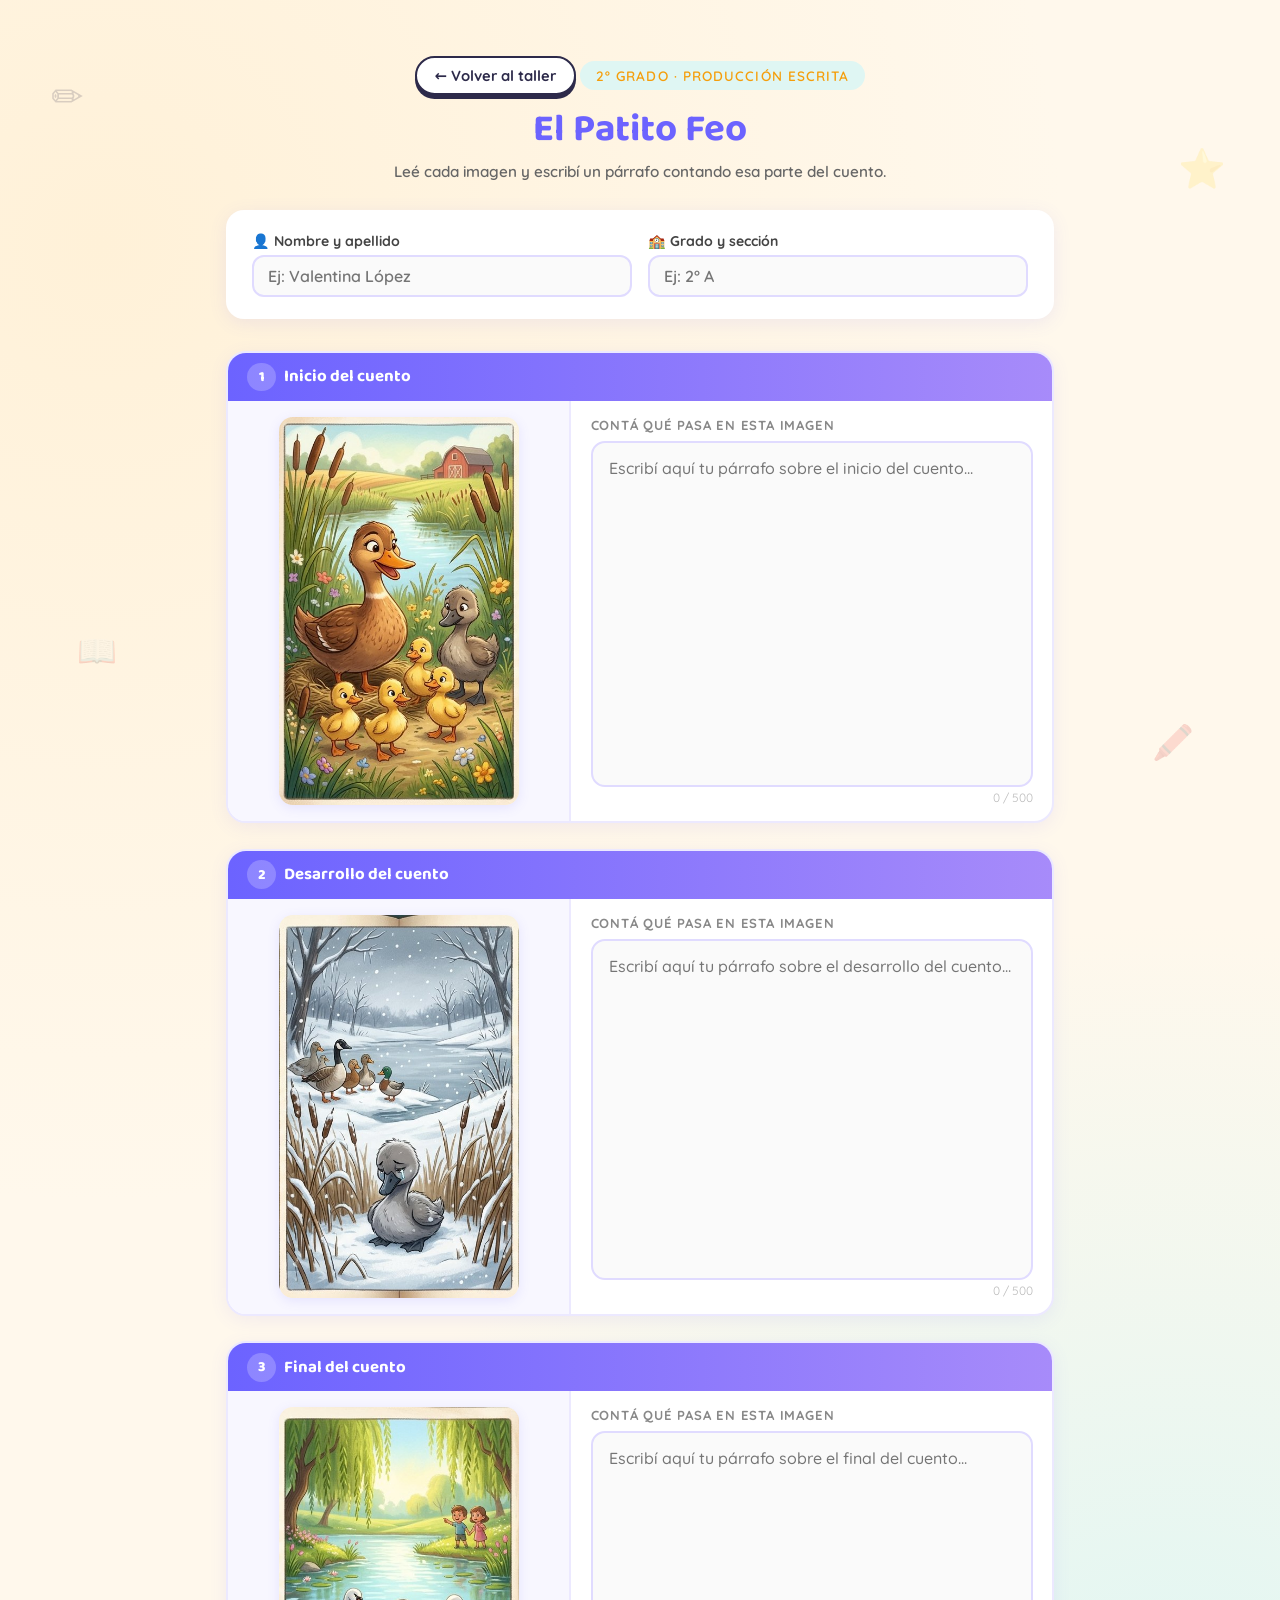
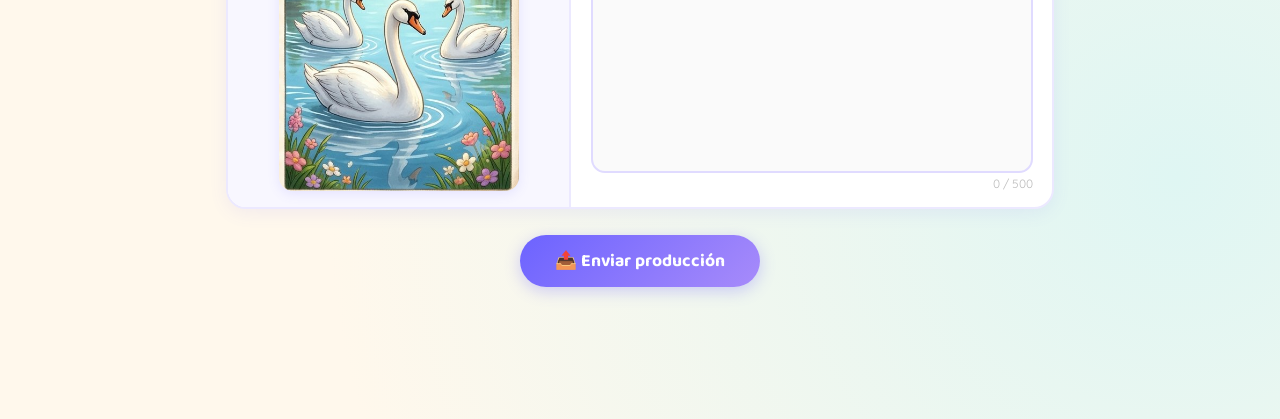
<file: cuento.html>
<!DOCTYPE html>
<html lang="es">
<head>
<meta charset="UTF-8">
<meta name="viewport" content="width=device-width, initial-scale=1.0">
<title>El Patito Feo · Producción escrita</title>
<link rel="preconnect" href="https://fonts.googleapis.com">
<link rel="preconnect" href="https://fonts.gstatic.com" crossorigin>
<link href="https://fonts.googleapis.com/css2?family=Baloo+2:wght@500;600;700;800&family=Quicksand:wght@500;600;700&display=swap" rel="stylesheet">
<link rel="stylesheet" href="style.css">
<style>
/* ── Estilos propios de la actividad de cuento ── */
.cuento-wrapper {
  max-width: 860px;
  margin: 0 auto;
  padding: 1.5rem 1rem 3rem;
}

.cuento-header {
  text-align: center;
  margin-bottom: 1.8rem;
}
.cuento-header .eyebrow {
  font-family: var(--font-body, "Quicksand", sans-serif);
  font-size: .85rem;
  font-weight: 600;
  color: var(--clr-accent2, #f59e0b);
  text-transform: uppercase;
  letter-spacing: .08em;
  margin-bottom: .3rem;
}
.cuento-header h1 {
  font-family: var(--font-title, "Baloo 2", cursive);
  font-size: clamp(1.6rem, 4vw, 2.4rem);
  color: var(--clr-primary, #6c63ff);
  margin: 0 0 .4rem;
  line-height: 1.15;
}
.cuento-header .subtitle {
  font-size: .95rem;
  color: #666;
}

/* Datos del alumno */
.alumno-form {
  background: #fff;
  border-radius: 18px;
  box-shadow: 0 4px 18px rgba(108,99,255,.10);
  padding: 1.4rem 1.6rem;
  margin-bottom: 2rem;
  display: flex;
  flex-wrap: wrap;
  gap: 1rem;
  align-items: flex-end;
}
.alumno-form label {
  font-family: var(--font-body, "Quicksand", sans-serif);
  font-weight: 700;
  font-size: .88rem;
  color: #444;
  display: flex;
  flex-direction: column;
  gap: .3rem;
  flex: 1 1 200px;
}
.alumno-form input {
  font-family: var(--font-body, "Quicksand", sans-serif);
  font-size: 1rem;
  font-weight: 600;
  padding: .55rem .9rem;
  border: 2px solid #e0dbff;
  border-radius: 12px;
  outline: none;
  color: #333;
  transition: border-color .2s;
  background: #fafafa;
}
.alumno-form input:focus {
  border-color: var(--clr-primary, #6c63ff);
  background: #fff;
}

/* Secciones del cuento */
.cuento-section {
  background: #fff;
  border-radius: 20px;
  box-shadow: 0 4px 18px rgba(108,99,255,.09);
  margin-bottom: 1.6rem;
  overflow: hidden;
  border: 2px solid #ece9ff;
}
.cuento-section-title {
  background: linear-gradient(90deg, #6c63ff 0%, #a78bfa 100%);
  color: #fff;
  font-family: var(--font-title, "Baloo 2", cursive);
  font-size: 1.05rem;
  font-weight: 700;
  padding: .6rem 1.2rem;
  display: flex;
  align-items: center;
  gap: .5rem;
}
.cuento-section-title .section-num {
  background: rgba(255,255,255,.22);
  border-radius: 50%;
  width: 1.8rem;
  height: 1.8rem;
  display: flex;
  align-items: center;
  justify-content: center;
  font-size: .9rem;
  font-weight: 800;
  flex-shrink: 0;
}

.cuento-columns {
  display: grid;
  grid-template-columns: 1fr 1.4fr;
  gap: 0;
}
.col-imagen {
  padding: 1rem;
  display: flex;
  align-items: center;
  justify-content: center;
  border-right: 2px solid #ece9ff;
  background: #f8f7ff;
}
.col-imagen img {
  width: 100%;
  max-width: 240px;
  border-radius: 14px;
  box-shadow: 0 3px 12px rgba(108,99,255,.13);
  object-fit: cover;
}
.col-escritura {
  padding: 1rem 1.2rem;
  display: flex;
  flex-direction: column;
  gap: .5rem;
}
.col-escritura label {
  font-family: var(--font-body, "Quicksand", sans-serif);
  font-weight: 700;
  font-size: .82rem;
  color: #888;
  text-transform: uppercase;
  letter-spacing: .06em;
}
.col-escritura textarea {
  font-family: var(--font-body, "Quicksand", sans-serif);
  font-size: 1rem;
  font-weight: 500;
  line-height: 1.7;
  padding: .75rem 1rem;
  border: 2px solid #e0dbff;
  border-radius: 14px;
  resize: none;
  min-height: 130px;
  color: #333;
  background: #fafafa;
  outline: none;
  flex: 1;
  transition: border-color .2s;
}
.col-escritura textarea:focus {
  border-color: var(--clr-primary, #6c63ff);
  background: #fff;
}
.char-count {
  font-size: .75rem;
  color: #bbb;
  text-align: right;
  margin-top: -.3rem;
}

/* Botón enviar */
.enviar-row {
  display: flex;
  justify-content: center;
  gap: 1rem;
  margin-top: .5rem;
  flex-wrap: wrap;
}
.btn-enviar {
  font-family: var(--font-title, "Baloo 2", cursive);
  font-size: 1.1rem;
  font-weight: 700;
  padding: .75rem 2.2rem;
  background: linear-gradient(135deg, #6c63ff 0%, #a78bfa 100%);
  color: #fff;
  border: none;
  border-radius: 50px;
  cursor: pointer;
  box-shadow: 0 4px 16px rgba(108,99,255,.30);
  transition: transform .15s, box-shadow .15s;
  display: flex;
  align-items: center;
  gap: .5rem;
}
.btn-enviar:hover:not(:disabled) {
  transform: translateY(-2px);
  box-shadow: 0 7px 22px rgba(108,99,255,.38);
}
.btn-enviar:disabled {
  opacity: .6;
  cursor: default;
  transform: none;
}

/* Estado de envío */
.estado-envio {
  text-align: center;
  font-family: var(--font-body, "Quicksand", sans-serif);
  font-size: .95rem;
  font-weight: 600;
  min-height: 1.5rem;
  padding: .4rem;
  border-radius: 10px;
  width: 100%;
}
.estado-envio.enviando { color: #6c63ff; }
.estado-envio.ok { color: #22c55e; background: #f0fdf4; padding: .7rem 1rem; border-radius: 14px; }
.estado-envio.error { color: #ef4444; background: #fef2f2; padding: .7rem 1rem; border-radius: 14px; }

/* Confirmación final */
.confirmacion {
  display: none;
  flex-direction: column;
  align-items: center;
  gap: 1rem;
  padding: 2.5rem 1rem;
  text-align: center;
}
.confirmacion.visible { display: flex; }
.confirmacion .check-circle {
  font-size: 3.5rem;
  animation: popIn .4s cubic-bezier(.17,.67,.35,1.3) both;
}
@keyframes popIn {
  from { transform: scale(0); opacity: 0; }
  to   { transform: scale(1); opacity: 1; }
}
.confirmacion h2 {
  font-family: var(--font-title, "Baloo 2", cursive);
  font-size: 1.6rem;
  color: var(--clr-primary, #6c63ff);
  margin: 0;
}
.confirmacion p { color: #555; margin: 0; font-size: .95rem; }
.btn-nueva {
  font-family: var(--font-title, "Baloo 2", cursive);
  font-size: 1rem;
  font-weight: 700;
  padding: .65rem 1.8rem;
  background: #f0edff;
  color: #6c63ff;
  border: 2px solid #c4b8ff;
  border-radius: 50px;
  cursor: pointer;
  transition: background .15s;
}
.btn-nueva:hover { background: #e0dbff; }

/* Responsive */
@media (max-width: 560px) {
  .cuento-columns {
    grid-template-columns: 1fr;
  }
  .col-imagen {
    border-right: none;
    border-bottom: 2px solid #ece9ff;
  }
  .col-imagen img { max-width: 200px; }
}
</style>
</head>
<body>

<div class="bg-decor" aria-hidden="true">
  <span class="floatie f1">✏️</span>
  <span class="floatie f2">📖</span>
  <span class="floatie f3">⭐</span>
  <span class="floatie f4">🖍️</span>
  <span class="floatie f5">✨</span>
</div>

<main class="screen active">
<div class="cuento-wrapper">

  <!-- Encabezado -->
  <header class="cuento-header">
    <button class="btn-back" onclick="window.location.href='index.html'" style="margin-bottom:.8rem">← Volver al taller</button>
    <p class="eyebrow">2º grado · Producción escrita</p>
    <h1>El Patito Feo</h1>
    <p class="subtitle">Leé cada imagen y escribí un párrafo contando esa parte del cuento.</p>
  </header>

  <!-- Formulario visible -->
  <div id="formulario">

    <!-- Datos del alumno -->
    <div class="alumno-form">
      <label>
        👤 Nombre y apellido
        <input type="text" id="inp-nombre" placeholder="Ej: Valentina López" maxlength="60" autocomplete="off">
      </label>
      <label>
        🏫 Grado y sección
        <input type="text" id="inp-grado" placeholder="Ej: 2° A" maxlength="20" autocomplete="off">
      </label>
    </div>

    <!-- Parte 1 -->
    <section class="cuento-section" aria-label="Parte 1">
      <div class="cuento-section-title">
        <span class="section-num">1</span>
        Inicio del cuento
      </div>
      <div class="cuento-columns">
        <div class="col-imagen">
          <img src="[data-uri]" alt="Imagen 1: La mamá pata con sus patitos y el patito feo">
        </div>
        <div class="col-escritura">
          <label for="txt1">Contá qué pasa en esta imagen</label>
          <textarea id="txt1" placeholder="Escribí aquí tu párrafo sobre el inicio del cuento..." maxlength="500" oninput="updateCount(this,'cnt1')"></textarea>
          <div class="char-count"><span id="cnt1">0</span> / 500</div>
        </div>
      </div>
    </section>

    <!-- Parte 2 -->
    <section class="cuento-section" aria-label="Parte 2">
      <div class="cuento-section-title">
        <span class="section-num">2</span>
        Desarrollo del cuento
      </div>
      <div class="cuento-columns">
        <div class="col-imagen">
          <img src="[data-uri]" alt="Imagen 2: El patito feo solo en la nieve">
        </div>
        <div class="col-escritura">
          <label for="txt2">Contá qué pasa en esta imagen</label>
          <textarea id="txt2" placeholder="Escribí aquí tu párrafo sobre el desarrollo del cuento..." maxlength="500" oninput="updateCount(this,'cnt2')"></textarea>
          <div class="char-count"><span id="cnt2">0</span> / 500</div>
        </div>
      </div>
    </section>

    <!-- Parte 3 -->
    <section class="cuento-section" aria-label="Parte 3">
      <div class="cuento-section-title">
        <span class="section-num">3</span>
        Final del cuento
      </div>
      <div class="cuento-columns">
        <div class="col-imagen">
          <img src="[data-uri]" alt="Imagen 3: El patito se convirtió en un hermoso cisne">
        </div>
        <div class="col-escritura">
          <label for="txt3">Contá qué pasa en esta imagen</label>
          <textarea id="txt3" placeholder="Escribí aquí tu párrafo sobre el final del cuento..." maxlength="500" oninput="updateCount(this,'cnt3')"></textarea>
          <div class="char-count"><span id="cnt3">0</span> / 500</div>
        </div>
      </div>
    </section>

    <!-- Enviar -->
    <div class="enviar-row">
      <button class="btn-enviar" id="btnEnviar" onclick="enviarProduccion()">
        📤 Enviar producción
      </button>
    </div>
    <div class="estado-envio" id="estadoEnvio"></div>

  </div><!-- /formulario -->

  <!-- Confirmación -->
  <div class="confirmacion" id="confirmacion">
    <div class="check-circle">✅</div>
    <h2>¡Muy bien!</h2>
    <p id="msg-confirmacion">Tu producción fue enviada correctamente.</p>
    <button class="btn-nueva" onclick="nuevaProduccion()">✏️ Escribir de nuevo</button>
    <button class="btn-back" onclick="window.location.href='index.html'">← Volver al taller</button>
  </div>

</div>
</main>

<script>
// ─── CONFIGURACIÓN ───────────────────────────────────────────
// Reemplazá esta URL con la que generó tu Apps Script al publicar
const APPS_SCRIPT_URL = "https://script.google.com/macros/s/AKfycbyo2xAf6oA25W4Eyt5KWGNr9gxHAxXT12QgWCkaoCVV-6tYdKY8ze3tZ6-4xy_fK-6R/exec";
// ─────────────────────────────────────────────────────────────

function updateCount(textarea, counterId) {
  document.getElementById(counterId).textContent = textarea.value.length;
}

function enviarProduccion() {
  const nombre = document.getElementById("inp-nombre").value.trim();
  const grado  = document.getElementById("inp-grado").value.trim();
  const parte1 = document.getElementById("txt1").value.trim();
  const parte2 = document.getElementById("txt2").value.trim();
  const parte3 = document.getElementById("txt3").value.trim();
  const estado = document.getElementById("estadoEnvio");

  // Validaciones
  if (!nombre) { mostrarError("Por favor escribí tu nombre y apellido."); return; }
  if (!grado)  { mostrarError("Por favor escribí tu grado."); return; }
  if (!parte1) { mostrarError("Falta escribir el párrafo del inicio del cuento."); return; }
  if (!parte2) { mostrarError("Falta escribir el párrafo del desarrollo del cuento."); return; }
  if (!parte3) { mostrarError("Falta escribir el párrafo del final del cuento."); return; }

  const btn = document.getElementById("btnEnviar");
  btn.disabled = true;
  estado.className = "estado-envio enviando";
  estado.textContent = "⏳ Enviando tu producción...";

  const payload = { nombre, grado, parte1, parte2, parte3 };

  // Si no hay URL configurada, simulamos éxito para pruebas locales
  if (APPS_SCRIPT_URL === "TU_URL_AQUI") {
    setTimeout(() => mostrarExito(nombre), 900);
    return;
  }

  fetch(APPS_SCRIPT_URL, {
    method: "POST",
    mode: "no-cors",
    headers: { "Content-Type": "application/json" },
    body: JSON.stringify(payload)
  })
  .then(() => mostrarExito(nombre))
  .catch(err => {
    console.error(err);
    mostrarError("Hubo un problema al enviar. Avisale a tu maestra.");
    btn.disabled = false;
  });
}

function mostrarExito(nombre) {
  document.getElementById("formulario").style.display = "none";
  document.getElementById("msg-confirmacion").textContent =
    `¡${nombre}, tu producción fue enviada! La maestra podrá verla en la planilla. 🌟`;
  const conf = document.getElementById("confirmacion");
  conf.classList.add("visible");

  // Confetti
  const emojis = ["⭐","🎉","✨","🌟","🦢"];
  for (let i = 0; i < 22; i++) {
    const p = document.createElement("span");
    p.className = "confetti";
    p.textContent = emojis[Math.floor(Math.random() * emojis.length)];
    p.style.left = Math.random() * 100 + "vw";
    p.style.animationDuration = (2 + Math.random() * 1.5) + "s";
    p.style.fontSize = (1.1 + Math.random() * 1.2) + "rem";
    document.body.appendChild(p);
    setTimeout(() => p.remove(), 3800);
  }
}

function mostrarError(msg) {
  const estado = document.getElementById("estadoEnvio");
  estado.className = "estado-envio error";
  estado.textContent = "⚠️ " + msg;
}

function nuevaProduccion() {
  document.getElementById("inp-nombre").value = "";
  document.getElementById("inp-grado").value = "";
  document.getElementById("txt1").value = "";
  document.getElementById("txt2").value = "";
  document.getElementById("txt3").value = "";
  ["cnt1","cnt2","cnt3"].forEach(id => document.getElementById(id).textContent = "0");
  document.getElementById("estadoEnvio").textContent = "";
  document.getElementById("estadoEnvio").className = "estado-envio";
  document.getElementById("btnEnviar").disabled = false;
  document.getElementById("formulario").style.display = "";
  document.getElementById("confirmacion").classList.remove("visible");
}
</script>
</body>
</html>
</file>
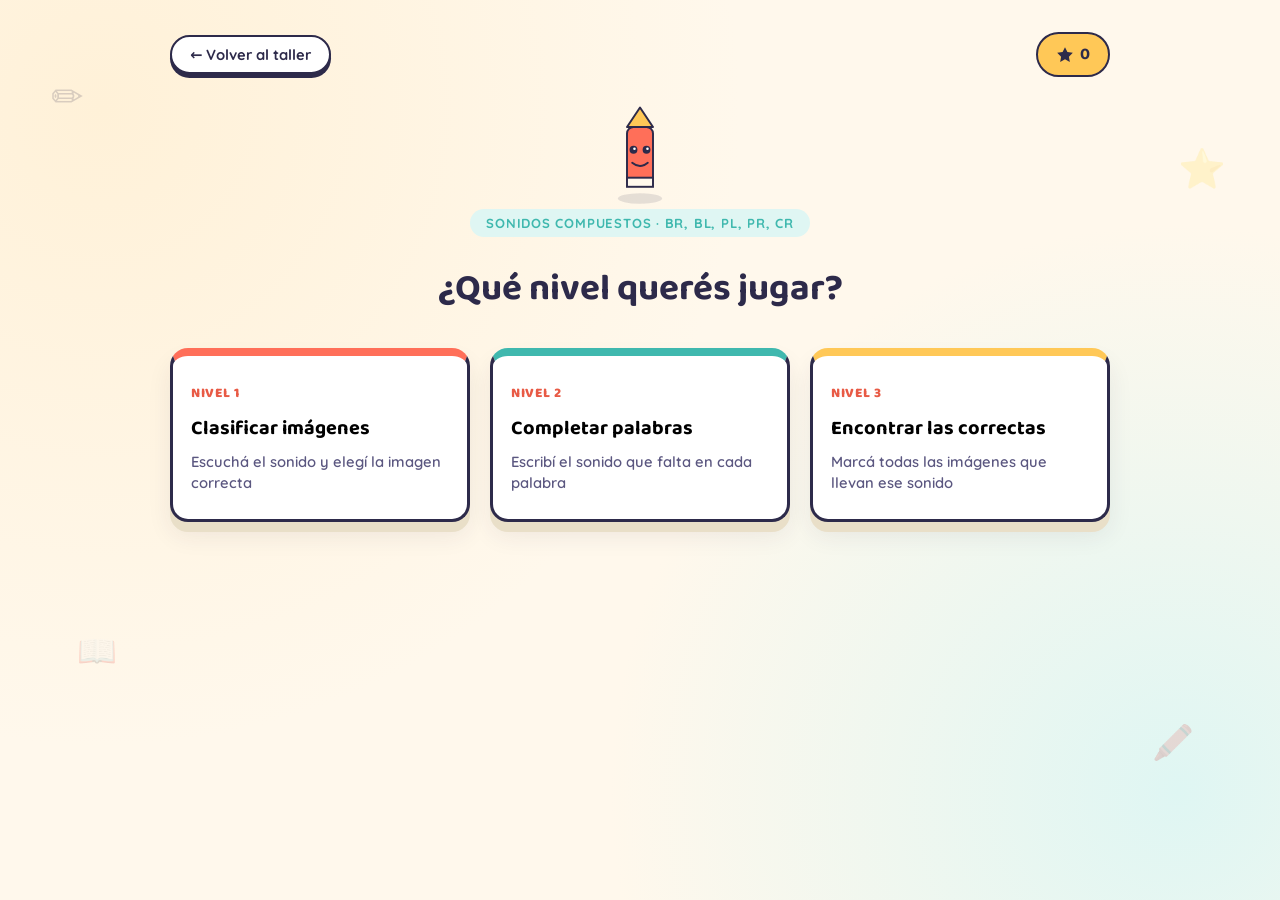
<file: sonidos.html>
<!DOCTYPE html>
<html lang="es">
<head>
<meta charset="UTF-8">
<meta name="viewport" content="width=device-width, initial-scale=1.0">
<title>Sonidos compuestos · El Taller de Letras</title>
<link rel="preconnect" href="https://fonts.googleapis.com">
<link rel="preconnect" href="https://fonts.gstatic.com" crossorigin>
<link href="https://fonts.googleapis.com/css2?family=Baloo+2:wght@500;600;700;800&family=Quicksand:wght@500;600;700&display=swap" rel="stylesheet">
<link rel="stylesheet" href="style.css">
</head>
<body>

<div class="bg-decor" aria-hidden="true">
  <span class="floatie f1">✏️</span>
  <span class="floatie f2">📖</span>
  <span class="floatie f3">⭐</span>
  <span class="floatie f4">🖍️</span>
  <span class="floatie f5">✨</span>
</div>

<!-- ===================== PANTALLA: ACTIVIDAD SONIDOS COMPUESTOS ===================== -->
<main id="screen-sonidos" class="screen active">
  <header class="activity-header">
    <button class="btn-back" id="btnBackHome">← Volver al taller</button>
    <div class="stars-counter" id="starsCounter">
      <svg class="star-icon-svg" viewBox="0 0 24 24" aria-hidden="true"><path d="M12 1.5l3.22 6.53 7.21 1.05-5.22 5.09 1.23 7.18L12 17.77l-6.44 3.58 1.23-7.18-5.22-5.09 7.21-1.05L12 1.5z"/></svg>
      <span id="starsCount">0</span>
    </div>
  </header>

  <!-- Selector de nivel -->
  <section id="levelSelect" class="level-select active">
    <div class="mascot small" aria-hidden="true">
      <svg viewBox="0 0 120 160" class="mascot-svg">
        <ellipse cx="60" cy="150" rx="34" ry="8" class="mascot-shadow"/>
        <polygon points="60,10 80,40 40,40" class="pencil-tip"/>
        <rect x="40" y="40" width="40" height="90" rx="10" class="pencil-body"/>
        <rect x="40" y="118" width="40" height="14" class="pencil-band"/>
        <circle cx="50" cy="75" r="6" class="eye"/>
        <circle cx="70" cy="75" r="6" class="eye"/>
        <circle cx="51.5" cy="73.5" r="2" class="eye-shine"/>
        <circle cx="71.5" cy="73.5" r="2" class="eye-shine"/>
        <path d="M48 95 Q60 105 72 95" class="mouth"/>
      </svg>
    </div>
    <p class="eyebrow">Sonidos compuestos · br, bl, pl, pr, cr</p>
    <h1>¿Qué nivel querés jugar?</h1>

    <div class="level-grid">
      <button class="level-card" data-level="1">
        <span class="level-num">Nivel 1</span>
        <span class="level-title">Clasificar imágenes</span>
        <span class="level-desc">Escuchá el sonido y elegí la imagen correcta</span>
      </button>
      <button class="level-card" data-level="2">
        <span class="level-num">Nivel 2</span>
        <span class="level-title">Completar palabras</span>
        <span class="level-desc">Escribí el sonido que falta en cada palabra</span>
      </button>
      <button class="level-card" data-level="3">
        <span class="level-num">Nivel 3</span>
        <span class="level-title">Encontrar las correctas</span>
        <span class="level-desc">Marcá todas las imágenes que llevan ese sonido</span>
      </button>
    </div>
  </section>

  <!-- ---------- NIVEL 1 ---------- -->
  <section id="level1" class="level-screen">
    <div class="level-header">
      <button class="btn-back-level" data-back-to="levelSelect">← Niveles</button>
      <div class="progress-pill"><span id="l1-progress">1</span> / <span id="l1-total">10</span></div>
    </div>
    <h2 class="level-question">¿Con qué sonido empieza esta palabra?</h2>

    <div class="game-card">
      <div class="image-stage" id="l1-image-stage"></div>
      <div class="options-row" id="l1-options"></div>
      <div class="feedback-box" id="l1-feedback" aria-live="polite"></div>
    </div>

    <div class="score-row">
      <span class="score-chip correct"><span id="l1-correct">0</span> aciertos</span>
      <span class="score-chip incorrect"><span id="l1-incorrect">0</span> errores</span>
    </div>
  </section>

  <!-- ---------- NIVEL 2 ---------- -->
  <section id="level2" class="level-screen">
    <div class="level-header">
      <button class="btn-back-level" data-back-to="levelSelect">← Niveles</button>
      <div class="progress-pill"><span id="l2-progress">1</span> / <span id="l2-total">10</span></div>
    </div>
    <h2 class="level-question">Completá el nombre del dibujo</h2>

    <div class="game-card">
      <div class="image-stage" id="l2-image-stage"></div>
      <form id="l2-form" class="word-builder" autocomplete="off">
        <div class="word-blank" id="l2-word-blank"></div>
        <button type="submit" class="btn-check">Comprobar</button>
      </form>
      <div class="feedback-box" id="l2-feedback" aria-live="polite"></div>
    </div>

    <div class="score-row">
      <span class="score-chip correct"><span id="l2-correct">0</span> aciertos</span>
      <span class="score-chip incorrect"><span id="l2-incorrect">0</span> errores</span>
    </div>
  </section>

  <!-- ---------- NIVEL 3 ---------- -->
  <section id="level3" class="level-screen">
    <div class="level-header">
      <button class="btn-back-level" data-back-to="levelSelect">← Niveles</button>
      <div class="progress-pill"><span id="l3-progress">1</span> / <span id="l3-total">5</span></div>
    </div>
    <h2 class="level-question">Marcá todos los dibujos que llevan el sonido indicado</h2>
    <p class="level-subtext" id="l3-instruction"></p>

    <div class="game-card wide">
      <div class="board-table" id="l3-board"></div>
      <button class="btn-check" id="l3-submit">Comprobar fila</button>
      <div class="feedback-box" id="l3-feedback" aria-live="polite"></div>
    </div>

    <div class="score-row">
      <span class="score-chip correct"><span id="l3-correct">0</span> aciertos</span>
      <span class="score-chip incorrect"><span id="l3-incorrect">0</span> errores</span>
    </div>
  </section>

  <!-- ---------- PANTALLA FINAL ---------- -->
  <section id="levelComplete" class="level-complete">
    <div class="mascot celebrate" aria-hidden="true">
      <svg viewBox="0 0 120 160" class="mascot-svg">
        <ellipse cx="60" cy="150" rx="34" ry="8" class="mascot-shadow"/>
        <polygon points="60,10 80,40 40,40" class="pencil-tip"/>
        <rect x="40" y="40" width="40" height="90" rx="10" class="pencil-body"/>
        <rect x="40" y="118" width="40" height="14" class="pencil-band"/>
        <circle cx="50" cy="75" r="6" class="eye happy"/>
        <circle cx="70" cy="75" r="6" class="eye happy"/>
        <path d="M46 93 Q60 110 74 93" class="mouth happy"/>
      </svg>
    </div>
    <h2 id="completeTitle">¡Muy bien!</h2>
    <p id="completeText">Completaste el nivel.</p>
    <div class="complete-stats">
      <div class="stat-box">
        <span class="stat-value" id="completeCorrect">0</span>
        <span class="stat-label">Aciertos</span>
      </div>
      <div class="stat-box">
        <span class="stat-value" id="completeIncorrect">0</span>
        <span class="stat-label">Errores</span>
      </div>
    </div>
    <div class="complete-actions">
      <button class="btn-retry" id="btnRetryLevel">Jugar de nuevo</button>
      <button class="btn-check" id="btnToLevels">Elegir otro nivel</button>
    </div>
  </section>
</main>

<script>
/* =========================================================
   EL TALLER DE LETRAS — Sonidos compuestos (br, bl, pl, pr, cr)
   ========================================================= */

const WORD_BANK = [
  // br
  { word: "brazo",    sound: "br", emoji: "💪" },
  { word: "brocha",   sound: "br", emoji: "🖌️" },
  { word: "sombrero", sound: "br", emoji: "👒" },
  { word: "cabra",    sound: "br", emoji: "🐐" },
  { word: "libro",    sound: "br", emoji: "📕" },
  { word: "brócoli",  sound: "br", emoji: "🥦" },
  // bl
  { word: "blusa",    sound: "bl", emoji: "👚" },
  { word: "tabla",    sound: "bl", emoji: "🛹" },
  { word: "mueble",   sound: "bl", emoji: "🪑" },
  { word: "doble",    sound: "bl", emoji: "👯" },
  { word: "establo",  sound: "bl", emoji: "🐎" },
  { word: "bloque",   sound: "bl", emoji: "🧱" },
  // pl
  { word: "planta",   sound: "pl", emoji: "🌱" },
  { word: "pluma",    sound: "pl", emoji: "🖋️" },
  { word: "plato",    sound: "pl", emoji: "🍽️" },
  { word: "playa",    sound: "pl", emoji: "🏖️" },
  { word: "templo",   sound: "pl", emoji: "🛕" },
  { word: "plátano",  sound: "pl", emoji: "🍌" },
  // pr
  { word: "princesa", sound: "pr", emoji: "👸" },
  { word: "primo",    sound: "pr", emoji: "🧑" },
  { word: "premio",   sound: "pr", emoji: "🏆" },
  { word: "sorpresa", sound: "pr", emoji: "🎁" },
  { word: "prado",    sound: "pr", emoji: "🌾" },
  { word: "comprar",  sound: "pr", emoji: "🛒" },
  // cr
  { word: "cruz",     sound: "cr", emoji: "✝️" },
  { word: "cráter",   sound: "cr", emoji: "🌋" },
  { word: "escribir", sound: "cr", emoji: "✍️" },
  { word: "escritorio",sound: "cr", emoji: "🗄️" },
  { word: "secreto",  sound: "cr", emoji: "🤫" },
  { word: "crema",    sound: "cr", emoji: "🧴" },
  // distractores
  { word: "sol",      sound: null, emoji: "☀️" },
  { word: "gato",     sound: null, emoji: "🐱" },
  { word: "pez",      sound: null, emoji: "🐟" },
  { word: "luna",     sound: null, emoji: "🌙" },
  { word: "flor",     sound: null, emoji: "🌸" },
  { word: "casa",     sound: null, emoji: "🏠" },
  { word: "perro",    sound: null, emoji: "🐶" },
  { word: "manzana",  sound: null, emoji: "🍎" },
  { word: "globo",    sound: null, emoji: "🎈" },
  { word: "tren",     sound: null, emoji: "🚂" },
  { word: "nube",     sound: null, emoji: "☁️" },
  { word: "vaca",     sound: null, emoji: "🐄" },
  { word: "torta",    sound: null, emoji: "🎂" },
  { word: "diente",   sound: null, emoji: "🦷" },
  { word: "frutilla",    sound: null, emoji: "🍓" },
];

const SOUNDS = ["br", "bl", "pl", "pr", "cr"];

function wordsWithSound(sound){ return WORD_BANK.filter(w => w.sound === sound); }
function wordsWithoutSound(){ return WORD_BANK.filter(w => w.sound === null); }

function shuffle(array){
  const arr = array.slice();
  for(let i = arr.length - 1; i > 0; i--){
    const j = Math.floor(Math.random() * (i + 1));
    [arr[i], arr[j]] = [arr[j], arr[i]];
  }
  return arr;
}
function pickRandom(array, n){ return shuffle(array).slice(0, n); }

/* ----- Estado y navegación ----- */
const state = { totalStars: 0, currentLevel: null };

function $(selector){ return document.querySelector(selector); }
function $all(selector){ return document.querySelectorAll(selector); }

function showSonidosSubview(id){
  $all("#levelSelect, .level-screen, .level-complete").forEach(s => s.classList.remove("active"));
  $("#" + id).classList.add("active");
}

function addStars(n){
  state.totalStars += n;
  if(state.totalStars < 0) state.totalStars = 0;
  $("#starsCount").textContent = state.totalStars;
}

function launchConfetti(){
  const emojis = ["⭐", "🎉", "✨", "🌟"];
  for(let i = 0; i < 18; i++){
    const piece = document.createElement("span");
    piece.className = "confetti";
    piece.textContent = emojis[Math.floor(Math.random() * emojis.length)];
    piece.style.left = Math.random() * 100 + "vw";
    piece.style.animationDuration = (2 + Math.random() * 1.5) + "s";
    piece.style.fontSize = (1.2 + Math.random() * 1.2) + "rem";
    document.body.appendChild(piece);
    setTimeout(() => piece.remove(), 3600);
  }
}

document.addEventListener("DOMContentLoaded", () => {
  $("#btnBackHome").addEventListener("click", () => {
    window.location.href = "index.html";
  });

  $all(".level-card").forEach(card => {
    card.addEventListener("click", () => startLevel(card.dataset.level));
  });

  $all("[data-back-to]").forEach(btn => {
    btn.addEventListener("click", () => showSonidosSubview(btn.dataset.backTo));
  });

  $("#btnToLevels").addEventListener("click", () => showSonidosSubview("levelSelect"));
  $("#btnRetryLevel").addEventListener("click", () => startLevel(state.currentLevel));

  $("#l2-form").addEventListener("submit", (e) => {
    e.preventDefault();
    checkLevel2Answer();
  });

  $("#l3-submit").addEventListener("click", checkLevel3Row);
});

function startLevel(level){
  state.currentLevel = level;
  if(level === "1"){ showSonidosSubview("level1"); initLevel1(); }
  else if(level === "2"){ showSonidosSubview("level2"); initLevel2(); }
  else if(level === "3"){ showSonidosSubview("level3"); initLevel3(); }
}

function showLevelComplete(correct, incorrect, title, text){
  $("#completeTitle").textContent = title;
  $("#completeText").textContent = text;
  $("#completeCorrect").textContent = correct;
  $("#completeIncorrect").textContent = incorrect;
  showSonidosSubview("levelComplete");
  if(correct > incorrect) launchConfetti();
}

/* =========================================================
   NIVEL 1 — Clasificar imágenes según el sonido compuesto
   ========================================================= */
const L1_TOTAL = 10;
let l1 = { items: [], index: 0, correct: 0, incorrect: 0 };

function initLevel1(){
  const pool = WORD_BANK.filter(w => w.sound !== null);
  l1.items = pickRandom(pool, L1_TOTAL);
  l1.index = 0; l1.correct = 0; l1.incorrect = 0;
  $("#l1-total").textContent = L1_TOTAL;
  $("#l1-correct").textContent = 0;
  $("#l1-incorrect").textContent = 0;
  renderLevel1Question();
}

function renderLevel1Question(){
  const item = l1.items[l1.index];
  $("#l1-progress").textContent = l1.index + 1;
  $("#l1-image-stage").textContent = item.emoji;
  $("#l1-feedback").textContent = "";
  $("#l1-feedback").className = "feedback-box";

  const distractors = shuffle(SOUNDS.filter(s => s !== item.sound)).slice(0, 2);
  const options = shuffle([item.sound, ...distractors]);

  const wrap = $("#l1-options");
  wrap.innerHTML = "";
  options.forEach(sound => {
    const btn = document.createElement("button");
    btn.className = "option-btn";
    btn.textContent = sound;
    btn.addEventListener("click", () => handleLevel1Answer(sound, item, btn));
    wrap.appendChild(btn);
  });
}

function handleLevel1Answer(chosenSound, item, btnEl){
  const buttons = $all("#l1-options .option-btn");
  buttons.forEach(b => b.disabled = true);

  const feedback = $("#l1-feedback");
  if(chosenSound === item.sound){
    l1.correct++;
    addStars(1);
    btnEl.classList.add("correct-flash");
    feedback.textContent = "¡Muy bien! Es correcto. 🎉";
    feedback.className = "feedback-box correct";
  }else{
    l1.incorrect++;
    btnEl.classList.add("incorrect-flash");
    feedback.textContent = `Esa no es. La palabra es "${item.word}", y empieza con "${item.sound}".`;
    feedback.className = "feedback-box incorrect";
  }
  $("#l1-correct").textContent = l1.correct;
  $("#l1-incorrect").textContent = l1.incorrect;

  setTimeout(() => {
    l1.index++;
    if(l1.index < l1.items.length){ renderLevel1Question(); }
    else{
      showLevelComplete(l1.correct, l1.incorrect,
        l1.incorrect === 0 ? "¡Perfecto!" : "¡Nivel completado!",
        `Clasificaste ${L1_TOTAL} imágenes. ¡Seguí practicando!`);
    }
  }, 1400);
}

/* =========================================================
   NIVEL 2 — Completar el nombre de las imágenes
   ========================================================= */
const L2_TOTAL = 10;
let l2 = { items: [], index: 0, correct: 0, incorrect: 0, answered: false };

function initLevel2(){
  const pool = WORD_BANK.filter(w => w.sound !== null);
  l2.items = pickRandom(pool, L2_TOTAL);
  l2.index = 0; l2.correct = 0; l2.incorrect = 0;
  $("#l2-total").textContent = L2_TOTAL;
  $("#l2-correct").textContent = 0;
  $("#l2-incorrect").textContent = 0;
  renderLevel2Question();
}

function renderLevel2Question(){
  const item = l2.items[l2.index];
  l2.answered = false;
  $("#l2-progress").textContent = l2.index + 1;
  $("#l2-image-stage").textContent = item.emoji;
  $("#l2-feedback").textContent = "";
  $("#l2-feedback").className = "feedback-box";

  const word = item.word;
  const sound = item.sound;
  const pos = word.toLowerCase().indexOf(sound);
  const before = word.slice(0, pos);
  const after = word.slice(pos + sound.length);

  const blankWrap = $("#l2-word-blank");
  blankWrap.innerHTML = "";

  if(before){
    const span = document.createElement("span");
    span.className = "word-fixed";
    span.textContent = before;
    blankWrap.appendChild(span);
  }

  for(let i = 0; i < sound.length; i++){
    const input = document.createElement("input");
    input.type = "text"; input.maxLength = 1;
    input.className = "blank-input"; input.dataset.idx = i;
    input.autocomplete = "off";
    input.addEventListener("input", () => {
      input.value = input.value.toLowerCase();
      const inputs = $all("#l2-word-blank .blank-input");
      const nextInput = inputs[i + 1];
      if(input.value && nextInput) nextInput.focus();
    });
    blankWrap.appendChild(input);
  }

  if(after){
    const span = document.createElement("span");
    span.className = "word-fixed";
    span.textContent = after;
    blankWrap.appendChild(span);
  }

  setTimeout(() => {
    const firstInput = $("#l2-word-blank .blank-input");
    if(firstInput) firstInput.focus();
  }, 50);
}

function checkLevel2Answer(){
  if(l2.answered) return;
  const item = l2.items[l2.index];
  const inputs = $all("#l2-word-blank .blank-input");
  const typed = Array.from(inputs).map(i => i.value.trim().toLowerCase()).join("");
  const feedback = $("#l2-feedback");

  if(typed.length < item.sound.length){
    feedback.textContent = "Completá los dos casilleros antes de comprobar.";
    feedback.className = "feedback-box";
    return;
  }
  l2.answered = true;

  if(typed === item.sound){
    l2.correct++;
    addStars(1);
    inputs.forEach(i => { i.classList.add("is-correct"); i.disabled = true; });
    feedback.textContent = `¡Correcto! "${item.word}" se escribe con "${item.sound}". 🎉`;
    feedback.className = "feedback-box correct";
  }else{
    l2.incorrect++;
    inputs.forEach(i => { i.classList.add("is-incorrect"); i.disabled = true; });
    feedback.textContent = `Casi. La palabra correcta es "${item.word}", con "${item.sound}".`;
    feedback.className = "feedback-box incorrect";
  }
  $("#l2-correct").textContent = l2.correct;
  $("#l2-incorrect").textContent = l2.incorrect;

  setTimeout(() => {
    l2.index++;
    if(l2.index < l2.items.length){ renderLevel2Question(); }
    else{
      showLevelComplete(l2.correct, l2.incorrect,
        l2.incorrect === 0 ? "¡Excelente escritura!" : "¡Nivel completado!",
        `Completaste ${L2_TOTAL} palabras. ¡Seguí así!`);
    }
  }, 1600);
}

/* =========================================================
   NIVEL 3 — Tablero: identificar imágenes correctas
   ========================================================= */
const L3_TOTAL_ROWS = 5;
const ITEMS_PER_ROW = 6;
const CORRECT_PER_ROW = 3;
let l3 = { rows: [], index: 0, correct: 0, incorrect: 0, selected: new Set() };

function buildLevel3Rows(){
  return shuffle(SOUNDS).map(sound => {
    const withSound = pickRandom(wordsWithSound(sound), CORRECT_PER_ROW);
    const withoutSound = pickRandom(wordsWithoutSound(), ITEMS_PER_ROW - CORRECT_PER_ROW);
    return { sound, items: shuffle([...withSound, ...withoutSound]) };
  });
}

function initLevel3(){
  l3.rows = buildLevel3Rows();
  l3.index = 0; l3.correct = 0; l3.incorrect = 0;
  $("#l3-total").textContent = L3_TOTAL_ROWS;
  $("#l3-correct").textContent = 0;
  $("#l3-incorrect").textContent = 0;
  renderLevel3Row();
}

function renderLevel3Row(){
  const row = l3.rows[l3.index];
  l3.selected = new Set();
  $("#l3-progress").textContent = l3.index + 1;
  $("#l3-instruction").textContent = `Sonido a buscar: "${row.sound}"`;
  $("#l3-feedback").textContent = "";
  $("#l3-feedback").className = "feedback-box";
  $("#l3-submit").disabled = false;

  const board = $("#l3-board");
  board.innerHTML = "";
  const rowEl = document.createElement("div");
  rowEl.className = "board-row";

  const label = document.createElement("div");
  label.className = "row-label";
  label.textContent = row.sound;
  rowEl.appendChild(label);

  const itemsWrap = document.createElement("div");
  itemsWrap.className = "row-items";

  row.items.forEach((item, idx) => {
    const cell = document.createElement("button");
    cell.className = "cell-btn"; cell.dataset.idx = idx;
    cell.innerHTML = `<span class="cell-emoji">${item.emoji}</span><span class="cell-name">${item.word}</span>`;
    cell.addEventListener("click", () => {
      if(cell.disabled) return;
      if(l3.selected.has(idx)){ l3.selected.delete(idx); cell.classList.remove("selected"); }
      else{ l3.selected.add(idx); cell.classList.add("selected"); }
    });
    itemsWrap.appendChild(cell);
  });

  rowEl.appendChild(itemsWrap);
  board.appendChild(rowEl);
}

function checkLevel3Row(){
  const row = l3.rows[l3.index];
  const cells = $all("#l3-board .cell-btn");
  $("#l3-submit").disabled = true;

  let rowCorrect = 0, rowIncorrect = 0;
  cells.forEach((cell, idx) => {
    const item = row.items[idx];
    const isTarget = item.sound === row.sound;
    const wasSelected = l3.selected.has(idx);
    cell.disabled = true;
    cell.querySelector(".cell-name").classList.add("revealed");

    if(isTarget && wasSelected){ cell.classList.add("correct-flash"); rowCorrect++; }
    else if(!isTarget && wasSelected){ cell.classList.add("incorrect-flash"); rowIncorrect++; }
    else if(isTarget && !wasSelected){ cell.classList.add("missed-flash"); rowIncorrect++; }
  });

  l3.correct += rowCorrect;
  l3.incorrect += rowIncorrect;
  $("#l3-correct").textContent = l3.correct;
  $("#l3-incorrect").textContent = l3.incorrect;

  if(rowIncorrect === 0) addStars(2);
  else if(rowCorrect > 0) addStars(1);

  const feedback = $("#l3-feedback");
  if(rowIncorrect === 0){
    feedback.textContent = `¡Perfecto! Encontraste todas las palabras con "${row.sound}". 🎉`;
    feedback.className = "feedback-box correct";
  }else{
    feedback.textContent = `Revisá: las marcadas en amarillo también llevaban "${row.sound}", y las rojas no.`;
    feedback.className = "feedback-box incorrect";
  }

  setTimeout(() => {
    l3.index++;
    if(l3.index < l3.rows.length){ renderLevel3Row(); }
    else{
      showLevelComplete(l3.correct, l3.incorrect,
        l3.incorrect === 0 ? "¡Sos un experto!" : "¡Tablero completado!",
        `Revisaste ${L3_TOTAL_ROWS} filas de palabras. ¡Buen trabajo!`);
    }
  }, 2000);
}
</script>
</body>
</html>
</file>
<file: style.css>
/* =========================================================
   EL TALLER DE LETRAS — estilos
   Paleta: crema cálido + tinta violeta + coral + turquesa + mostaza
   Tipografía: Baloo 2 (display) + Quicksand (cuerpo)
   ========================================================= */

:root{
  --cream:        #FFF8EC;
  --cream-soft:   #FFF1D8;
  --ink:          #2D2A4A;
  --ink-soft:     #5B5780;
  --coral:        #FF6F59;
  --coral-dark:   #E85A45;
  --turquoise:    #3FB8AE;
  --turquoise-soft: #DFF6F3;
  --mustard:      #FFC857;
  --mustard-dark: #E8AC2E;
  --error:        #E84855;
  --error-soft:   #FDE3E0;
  --success-soft: #DDF3E4;
  --success:      #2E9E5B;
  --paper:        #FFFFFF;
  --line:         #E9DFC8;

  --radius-lg: 28px;
  --radius-md: 18px;
  --radius-sm: 12px;

  --shadow-card: 0 10px 0 var(--line), 0 14px 24px rgba(45, 42, 74, 0.08);
  --shadow-btn: 0 6px 0 var(--coral-dark);
  --shadow-btn-flat: 0 4px 0 rgba(45,42,74,0.18);

  --font-display: 'Baloo 2', system-ui, sans-serif;
  --font-body: 'Quicksand', system-ui, sans-serif;
}

*{ box-sizing: border-box; }

html, body{
  margin: 0;
  padding: 0;
  min-height: 100vh;
  background: var(--cream);
  color: var(--ink);
  font-family: var(--font-body);
  overflow-x: hidden;
}

body{
  background-image:
    radial-gradient(circle at 8% 12%, var(--cream-soft) 0%, transparent 45%),
    radial-gradient(circle at 92% 88%, var(--turquoise-soft) 0%, transparent 40%);
}

h1, h2, h3{
  font-family: var(--font-display);
  margin: 0;
  color: var(--ink);
}

p{ margin: 0; }

button{
  font-family: var(--font-body);
  cursor: pointer;
  border: none;
  background: none;
}
button:disabled{ cursor: not-allowed; }

:focus-visible{
  outline: 3px solid var(--turquoise);
  outline-offset: 3px;
  border-radius: 8px;
}

@media (prefers-reduced-motion: reduce){
  *{ animation-duration: 0.001ms !important; animation-iteration-count: 1 !important; transition-duration: 0.001ms !important; }
}

/* ===================== fondo decorativo ===================== */
.bg-decor{
  position: fixed;
  inset: 0;
  pointer-events: none;
  z-index: 0;
  overflow: hidden;
}
.floatie{
  position: absolute;
  font-size: 2.4rem;
  opacity: 0.18;
  animation: float 9s ease-in-out infinite;
}
.f1{ top: 8%;  left: 4%;  animation-delay: 0s; }
.f2{ top: 70%; left: 6%;  animation-delay: 1.5s; font-size: 2rem; }
.f3{ top: 16%; left: 92%; animation-delay: 0.7s; }
.f4{ top: 80%; left: 90%; animation-delay: 2.2s; font-size: 2.1rem; }
.f5{ top: 45%; left: 50%; animation-delay: 3s; font-size: 1.6rem; }

@keyframes float{
  0%, 100%{ transform: translateY(0) rotate(0deg); }
  50%{ transform: translateY(-18px) rotate(8deg); }
}

/* ===================== layout general ===================== */
.screen{
  position: relative;
  z-index: 1;
  display: none;
  max-width: 980px;
  margin: 0 auto;
  padding: 32px 20px 60px;
}
.screen.active{ display: block; }

/* ===================== mascota ===================== */
.mascot-svg{ width: 100%; height: 100%; display: block; }
.mascot{ width: 110px; height: 146px; margin: 0 auto 8px; }
.mascot.small{ width: 78px; height: 104px; margin-bottom: 4px; }
.mascot.celebrate{ width: 130px; height: 172px; margin-bottom: 10px; }

.pencil-tip{ fill: var(--mustard); stroke: var(--ink); stroke-width: 3; stroke-linejoin: round; }
.pencil-body{ fill: var(--coral); stroke: var(--ink); stroke-width: 3; }
.pencil-band{ fill: var(--cream); stroke: var(--ink); stroke-width: 3; }
.mascot-shadow{ fill: rgba(45,42,74,0.12); }
.eye{ fill: var(--ink); }
.eye-shine{ fill: var(--paper); }
.mouth{ fill: none; stroke: var(--ink); stroke-width: 3; stroke-linecap: round; }
.mouth.happy{ fill: var(--ink); }
.eye.happy{ ry: 1.5; }

#mascotHome .mascot-svg{ animation: bob 3.4s ease-in-out infinite; }
.mascot.celebrate .mascot-svg{ animation: bounce 0.7s ease-in-out infinite; }

@keyframes bob{
  0%, 100%{ transform: translateY(0) rotate(-2deg); }
  50%{ transform: translateY(-10px) rotate(2deg); }
}
@keyframes bounce{
  0%, 100%{ transform: translateY(0) scale(1); }
  50%{ transform: translateY(-14px) scale(1.04); }
}

.mascot.shake .mascot-svg{ animation: shake 0.4s ease; }
@keyframes shake{
  0%, 100%{ transform: translateX(0); }
  25%{ transform: translateX(-6px) rotate(-3deg); }
  75%{ transform: translateX(6px) rotate(3deg); }
}

/* ===================== pantalla inicio ===================== */
.home-header{ text-align: center; padding-top: 12px; margin-bottom: 38px; }

.eyebrow{
  display: inline-block;
  font-family: var(--font-body);
  font-weight: 700;
  font-size: 0.82rem;
  letter-spacing: 0.06em;
  text-transform: uppercase;
  color: var(--turquoise);
  background: var(--turquoise-soft);
  padding: 6px 16px;
  border-radius: 999px;
  margin-bottom: 14px;
}

.home-header h1{
  font-size: clamp(2.2rem, 5vw, 3.2rem);
  font-weight: 800;
  letter-spacing: -0.01em;
}

.subtitle{
  display: block;
  margin-top: 10px;
  font-size: 1.05rem;
  color: var(--ink-soft);
  font-weight: 600;
}

.shelf{
  display: grid;
  grid-template-columns: repeat(3, 1fr);
  gap: 22px;
}

.activity-card{
  background: var(--paper);
  border: 3px solid var(--ink);
  border-radius: var(--radius-lg);
  box-shadow: var(--shadow-card);
  padding: 26px 22px 24px;
  text-align: center;
  display: flex;
  flex-direction: column;
  align-items: center;
  transition: transform 0.18s ease;
}
.activity-card:not(.disabled):hover{
  transform: translateY(-4px) rotate(-0.6deg);
}
.activity-card.disabled{ opacity: 0.55; }

.card-icon-wrap{
  width: 78px;
  height: 78px;
  border-radius: 50%;
  background: var(--mustard);
  border: 3px solid var(--ink);
  display: flex;
  align-items: center;
  justify-content: center;
  margin-bottom: 16px;
  font-size: 2.2rem;
}

.activity-card h2{ font-size: 1.3rem; margin-bottom: 4px; }
.activity-card p{ color: var(--ink-soft); font-weight: 600; font-size: 0.95rem; }

.card-tag{
  margin-top: 14px;
  margin-bottom: 18px;
  font-size: 0.78rem;
  font-weight: 700;
  text-transform: uppercase;
  letter-spacing: 0.04em;
  color: var(--coral-dark);
  background: #FFE7E1;
  padding: 5px 14px;
  border-radius: 999px;
}
.card-tag.muted{ color: var(--ink-soft); background: var(--cream-soft); }

.btn-enter{
  font-family: var(--font-display);
  font-weight: 700;
  font-size: 1rem;
  color: var(--paper);
  background: var(--coral);
  border: 3px solid var(--ink);
  border-radius: 999px;
  padding: 10px 26px;
  box-shadow: var(--shadow-btn);
  margin-top: auto;
  transition: transform 0.12s ease, box-shadow 0.12s ease;
}
.btn-enter:hover:not(:disabled){ transform: translateY(2px); box-shadow: 0 4px 0 var(--coral-dark); }
.btn-enter:active:not(:disabled){ transform: translateY(6px); box-shadow: none; }
.btn-enter:disabled{
  background: var(--cream-soft);
  color: var(--ink-soft);
  box-shadow: none;
  border-color: var(--line);
}
.arrow{ display: inline-block; transition: transform 0.15s ease; }
.btn-enter:hover .arrow{ transform: translateX(3px); }

/* ===================== cabecera de actividad ===================== */
.activity-header{
  display: flex;
  justify-content: space-between;
  align-items: center;
  margin-bottom: 18px;
}

.btn-back, .btn-back-level{
  font-family: var(--font-body);
  font-weight: 700;
  color: var(--ink);
  background: var(--paper);
  border: 2.5px solid var(--ink);
  border-radius: 999px;
  padding: 8px 18px;
  font-size: 0.92rem;
  box-shadow: 0 4px 0 var(--ink);
  transition: transform 0.12s ease, box-shadow 0.12s ease;
}
.btn-back:hover, .btn-back-level:hover{ transform: translateY(2px); box-shadow: 0 2px 0 var(--ink); }
.btn-back:active, .btn-back-level:active{ transform: translateY(4px); box-shadow: none; }

.stars-counter{
  display: flex;
  align-items: center;
  gap: 6px;
  background: var(--mustard);
  border: 2.5px solid var(--ink);
  border-radius: 999px;
  padding: 7px 18px;
  font-family: var(--font-display);
  font-weight: 700;
  font-size: 1.05rem;
}
.star-icon{ font-size: 1.1rem; }
.star-icon-svg{
  width: 18px;
  height: 18px;
  fill: var(--ink);
}

/* ===================== selector de nivel ===================== */
.level-select{ text-align: center; padding-top: 6px; }
.level-select h1{ font-size: clamp(1.7rem, 4vw, 2.3rem); margin: 8px 0 30px; }

.level-grid{
  display: grid;
  grid-template-columns: repeat(3, 1fr);
  gap: 20px;
}

.level-card{
  background: var(--paper);
  border: 3px solid var(--ink);
  border-radius: var(--radius-md);
  padding: 26px 18px;
  box-shadow: var(--shadow-card);
  text-align: left;
  display: flex;
  flex-direction: column;
  gap: 8px;
  transition: transform 0.15s ease;
}
.level-card:hover{ transform: translateY(-4px); }
.level-card:active{ transform: translateY(0); }

.level-num{
  font-family: var(--font-display);
  font-weight: 800;
  font-size: 0.85rem;
  letter-spacing: 0.05em;
  text-transform: uppercase;
  color: var(--coral-dark);
}
.level-title{ font-family: var(--font-display); font-size: 1.25rem; font-weight: 700; }
.level-desc{ color: var(--ink-soft); font-weight: 600; font-size: 0.92rem; line-height: 1.4; }

/* colores alternos sutiles por nivel */
.level-card[data-level="1"] .card-icon-wrap{ background: var(--coral); }
.level-card[data-level="1"]{ border-top: 8px solid var(--coral); }
.level-card[data-level="2"]{ border-top: 8px solid var(--turquoise); }
.level-card[data-level="3"]{ border-top: 8px solid var(--mustard); }

/* ===================== pantallas de nivel ===================== */
.level-select, .level-screen, .level-complete{ display: none; }
.level-select.active, .level-screen.active, .level-complete.active{ display: block; }

.level-header{
  display: flex;
  justify-content: space-between;
  align-items: center;
  margin-bottom: 18px;
}

.progress-pill{
  font-family: var(--font-display);
  font-weight: 700;
  background: var(--turquoise-soft);
  color: var(--turquoise);
  border: 2.5px solid var(--turquoise);
  border-radius: 999px;
  padding: 7px 18px;
  font-size: 0.95rem;
}

.level-question{
  text-align: center;
  font-size: clamp(1.4rem, 3.4vw, 1.9rem);
  margin-bottom: 6px;
}
.level-subtext{
  text-align: center;
  color: var(--ink-soft);
  font-weight: 700;
  margin-bottom: 18px;
  font-size: 1.05rem;
}

.game-card{
  background: var(--paper);
  border: 3px solid var(--ink);
  border-radius: var(--radius-lg);
  box-shadow: var(--shadow-card);
  padding: 32px;
  max-width: 640px;
  margin: 24px auto 0;
  text-align: center;
}
.game-card.wide{ max-width: 880px; padding: 28px; }

/* ----- nivel 1: imagen + opciones ----- */
.image-stage{
  font-size: 6rem;
  line-height: 1;
  margin-bottom: 26px;
  user-select: none;
}

.options-row{
  display: flex;
  justify-content: center;
  gap: 14px;
  flex-wrap: wrap;
  margin-bottom: 8px;
}

.option-btn{
  font-family: var(--font-display);
  font-weight: 700;
  font-size: 1.4rem;
  color: var(--ink);
  background: var(--cream-soft);
  border: 3px solid var(--ink);
  border-radius: var(--radius-sm);
  padding: 14px 26px;
  min-width: 90px;
  box-shadow: 0 5px 0 var(--line);
  transition: transform 0.12s ease, box-shadow 0.12s ease, background 0.12s ease;
}
.option-btn:hover:not(:disabled){ transform: translateY(2px); background: var(--turquoise-soft); }
.option-btn:active:not(:disabled){ transform: translateY(4px); box-shadow: none; }

.option-btn.correct-flash{
  background: var(--success-soft);
  border-color: var(--success);
  color: var(--success);
}
.option-btn.incorrect-flash{
  background: var(--error-soft);
  border-color: var(--error);
  color: var(--error);
  animation: shake 0.4s ease;
}
.option-btn:disabled{ opacity: 0.55; }

/* ----- nivel 2: completar palabra ----- */
.word-builder{
  display: flex;
  flex-direction: column;
  align-items: center;
  gap: 22px;
}

.word-blank{
  display: flex;
  align-items: center;
  justify-content: center;
  gap: 4px;
  font-family: var(--font-display);
  font-size: clamp(1.6rem, 4vw, 2.2rem);
  font-weight: 700;
  letter-spacing: 0.02em;
  flex-wrap: wrap;
}

.blank-input{
  width: 1.5em;
  text-align: center;
  font-family: var(--font-display);
  font-size: inherit;
  font-weight: 700;
  color: var(--coral-dark);
  background: var(--cream-soft);
  border: none;
  border-bottom: 4px solid var(--coral);
  padding: 2px 4px;
  text-transform: lowercase;
}
.blank-input:focus{ outline: none; background: var(--turquoise-soft); border-bottom-color: var(--turquoise); }
.blank-input.is-correct{ border-bottom-color: var(--success); background: var(--success-soft); color: var(--success); }
.blank-input.is-incorrect{ border-bottom-color: var(--error); background: var(--error-soft); color: var(--error); }

.word-fixed{ color: var(--ink); }

.btn-check{
  font-family: var(--font-display);
  font-weight: 700;
  font-size: 1.05rem;
  color: var(--paper);
  background: var(--turquoise);
  border: 3px solid var(--ink);
  border-radius: 999px;
  padding: 12px 32px;
  box-shadow: 0 6px 0 #2c8f86;
  transition: transform 0.12s ease, box-shadow 0.12s ease;
}
.btn-check:hover{ transform: translateY(2px); box-shadow: 0 4px 0 #2c8f86; }
.btn-check:active{ transform: translateY(6px); box-shadow: none; }

/* ----- feedback box ----- */
.feedback-box{
  min-height: 30px;
  margin-top: 18px;
  font-weight: 700;
  font-size: 1.05rem;
}
.feedback-box.correct{ color: var(--success); }
.feedback-box.incorrect{ color: var(--error); }

/* ----- nivel 3: tablero tipo ficha ----- */
.board-table{
  display: flex;
  flex-direction: column;
  gap: 14px;
  margin-bottom: 24px;
}

.board-row{
  display: flex;
  align-items: center;
  gap: 10px;
  background: var(--cream-soft);
  border: 2.5px solid var(--line);
  border-radius: var(--radius-md);
  padding: 14px 16px;
  flex-wrap: wrap;
}

.row-label{
  font-family: var(--font-display);
  font-weight: 800;
  font-size: 1.3rem;
  color: var(--coral-dark);
  background: var(--paper);
  border: 2.5px solid var(--ink);
  border-radius: var(--radius-sm);
  padding: 8px 16px;
  min-width: 60px;
  text-align: center;
}

.row-items{
  display: flex;
  gap: 10px;
  flex-wrap: wrap;
  flex: 1;
}

.cell-btn{
  display: flex;
  flex-direction: column;
  align-items: center;
  gap: 4px;
  background: var(--paper);
  border: 2.5px solid var(--line);
  border-radius: var(--radius-sm);
  padding: 10px 8px;
  min-width: 76px;
  transition: transform 0.12s ease, border-color 0.12s ease, background 0.12s ease;
}
.cell-btn:hover{ transform: translateY(-2px); border-color: var(--turquoise); }
.cell-emoji{ font-size: 1.9rem; }
.cell-name{
  font-size: 0.72rem;
  font-weight: 700;
  color: var(--ink-soft);
  visibility: hidden;
  height: 1em;
}
.cell-name.revealed{ visibility: visible; }

.cell-btn.selected{ background: var(--turquoise-soft); border-color: var(--turquoise); }
.cell-btn.correct-flash{ background: var(--success-soft); border-color: var(--success); }
.cell-btn.incorrect-flash{ background: var(--error-soft); border-color: var(--error); animation: shake 0.4s ease; }
.cell-btn.missed-flash{ border-color: var(--mustard-dark); background: #FFF3D6; }

/* ===================== marcador de puntaje ===================== */
.score-row{
  display: flex;
  justify-content: center;
  gap: 14px;
  margin-top: 22px;
}

.score-chip{
  font-weight: 700;
  font-size: 0.92rem;
  padding: 7px 16px;
  border-radius: 999px;
}
.score-chip.correct{ background: var(--success-soft); color: var(--success); }
.score-chip.incorrect{ background: var(--error-soft); color: var(--error); }

/* ===================== pantalla final ===================== */
.level-complete{ text-align: center; padding-top: 20px; }
.level-complete h2{ font-size: clamp(1.8rem, 4vw, 2.4rem); margin-bottom: 8px; }
.level-complete > p{ color: var(--ink-soft); font-weight: 600; margin-bottom: 28px; }

.complete-stats{
  display: flex;
  justify-content: center;
  gap: 20px;
  margin-bottom: 32px;
}

.stat-box{
  background: var(--paper);
  border: 3px solid var(--ink);
  border-radius: var(--radius-md);
  padding: 20px 36px;
  box-shadow: var(--shadow-card);
}
.stat-value{
  display: block;
  font-family: var(--font-display);
  font-size: 2.4rem;
  font-weight: 800;
  color: var(--coral-dark);
}
.stat-label{
  font-weight: 700;
  color: var(--ink-soft);
  font-size: 0.9rem;
  text-transform: uppercase;
  letter-spacing: 0.04em;
}

.complete-actions{
  display: flex;
  justify-content: center;
  gap: 16px;
  flex-wrap: wrap;
}

.btn-retry{
  font-family: var(--font-display);
  font-weight: 700;
  font-size: 1.05rem;
  color: var(--ink);
  background: var(--mustard);
  border: 3px solid var(--ink);
  border-radius: 999px;
  padding: 12px 30px;
  box-shadow: 0 6px 0 var(--mustard-dark);
  transition: transform 0.12s ease, box-shadow 0.12s ease;
}
.btn-retry:hover{ transform: translateY(2px); box-shadow: 0 4px 0 var(--mustard-dark); }
.btn-retry:active{ transform: translateY(6px); box-shadow: none; }

/* =========================================================
   ACTIVIDAD 2 — ADJETIVOS CALIFICATIVOS
   ========================================================= */

/* grid de 4 niveles en el selector */
.level-grid-4{
  grid-template-columns: repeat(4, 1fr);
}
.level-grid-4 .level-card[data-a2-level="1"]{ border-top: 8px solid var(--coral); }
.level-grid-4 .level-card[data-a2-level="2"]{ border-top: 8px solid var(--turquoise); }
.level-grid-4 .level-card[data-a2-level="3"]{ border-top: 8px solid var(--mustard); }
.level-grid-4 .level-card[data-a2-level="4"]{ border-top: 8px solid var(--coral-dark); }

/* ----- nivel 1: oración con palabras clicables ----- */
.sentence-stage{
  display: flex;
  flex-wrap: wrap;
  justify-content: center;
  align-items: center;
  gap: 10px;
  font-family: var(--font-display);
  font-size: clamp(1.2rem, 3vw, 1.6rem);
  margin-bottom: 28px;
  line-height: 1.8;
}

.sentence-punct{
  color: var(--ink-soft);
  font-weight: 700;
}

.sentence-word{
  font-family: var(--font-display);
  font-weight: 700;
  font-size: inherit;
  color: var(--ink);
  background: var(--cream-soft);
  border: 2.5px solid var(--line);
  border-radius: var(--radius-sm);
  padding: 6px 14px;
  transition: transform 0.12s ease, border-color 0.12s ease, background 0.12s ease;
}
.sentence-word:hover:not(:disabled){ transform: translateY(-2px); border-color: var(--turquoise); }
.sentence-word.selected{ background: var(--turquoise-soft); border-color: var(--turquoise); color: var(--turquoise); }
.sentence-word.correct-flash{ background: var(--success-soft); border-color: var(--success); color: var(--success); }
.sentence-word.incorrect-flash{ background: var(--error-soft); border-color: var(--error); color: var(--error); animation: shake 0.4s ease; }
.sentence-word.missed-flash{ background: #FFF3D6; border-color: var(--mustard-dark); color: var(--mustard-dark); }
.sentence-word:disabled{ cursor: default; }

/* ----- nivel 2: unir adjetivo con sustantivo ----- */
.match-board{
  display: grid;
  grid-template-columns: 1fr 1fr;
  gap: 40px;
  max-width: 520px;
  margin: 0 auto 8px;
}

.match-col{
  display: flex;
  flex-direction: column;
  gap: 12px;
}

.match-item{
  font-family: var(--font-display);
  font-weight: 700;
  font-size: 1.05rem;
  color: var(--ink);
  background: var(--paper);
  border: 2.5px solid var(--line);
  border-radius: var(--radius-sm);
  padding: 12px 16px;
  box-shadow: 0 4px 0 var(--line);
  transition: transform 0.12s ease, border-color 0.12s ease, background 0.12s ease;
}
.match-item:hover:not(:disabled){ transform: translateY(-2px); border-color: var(--turquoise); }
.match-item.active-pick{ background: var(--turquoise-soft); border-color: var(--turquoise); box-shadow: 0 4px 0 var(--turquoise); }
.match-item.matched{ background: var(--success-soft); border-color: var(--success); color: var(--success); box-shadow: none; opacity: 0.75; }
.match-item.incorrect-flash{ background: var(--error-soft); border-color: var(--error); color: var(--error); animation: shake 0.4s ease; }
.match-item:disabled{ cursor: default; }

/* ----- nivel 3: completar párrafo con banco de palabras ----- */
.word-bank{
  display: flex;
  flex-wrap: wrap;
  justify-content: center;
  gap: 10px;
  margin-bottom: 24px;
  padding-bottom: 20px;
  border-bottom: 2.5px dashed var(--line);
}

.bank-chip{
  font-family: var(--font-display);
  font-weight: 700;
  font-size: 1rem;
  color: var(--ink);
  background: var(--mustard);
  border: 2.5px solid var(--ink);
  border-radius: 999px;
  padding: 9px 20px;
  box-shadow: 0 4px 0 var(--mustard-dark);
  transition: transform 0.12s ease, opacity 0.12s ease;
}
.bank-chip:hover:not(:disabled){ transform: translateY(-2px); }
.bank-chip:disabled{ opacity: 0.35; box-shadow: none; cursor: default; }

.paragraph-stage{
  font-family: var(--font-body);
  font-size: clamp(1.05rem, 2.6vw, 1.25rem);
  line-height: 2.1;
  text-align: left;
  color: var(--ink);
  font-weight: 600;
}

.paragraph-blank{
  display: inline-block;
  font-family: var(--font-display);
  font-weight: 700;
  font-size: 0.95em;
  color: var(--ink-soft);
  background: var(--cream-soft);
  border: none;
  border-bottom: 3px solid var(--coral);
  border-radius: 6px 6px 0 0;
  padding: 2px 10px;
  margin: 0 2px;
  transition: background 0.12s ease;
}
.paragraph-blank:hover{ background: var(--turquoise-soft); }
.paragraph-blank.active-blank{ background: var(--turquoise-soft); border-bottom-color: var(--turquoise); }
.paragraph-blank.filled{ color: var(--ink); border-bottom-color: var(--turquoise); background: var(--turquoise-soft); }
.paragraph-blank.is-correct{ color: var(--success); border-bottom-color: var(--success); background: var(--success-soft); }
.paragraph-blank.is-incorrect{ color: var(--error); border-bottom-color: var(--error); background: var(--error-soft); font-size: 0.78em; }

/* ----- nivel 4: concordancia género y número ----- */
.phrase-stage{
  font-family: var(--font-display);
  font-size: clamp(1.5rem, 4vw, 2rem);
  font-weight: 700;
  margin-bottom: 26px;
}
.phrase-noun{ color: var(--coral-dark); }

/* =========================================================
   ACTIVIDAD 2 — responsive
   ========================================================= */
@media (max-width: 760px){
  .level-grid-4{ grid-template-columns: 1fr; }
  .match-board{ grid-template-columns: 1fr; gap: 16px; }
  .sentence-stage{ font-size: 1.15rem; gap: 8px; }
}

/* ===================== confeti simple ===================== */
.confetti{
  position: fixed;
  top: -20px;
  font-size: 1.6rem;
  z-index: 50;
  animation: fall linear forwards;
  pointer-events: none;
}
@keyframes fall{
  to{ transform: translateY(110vh) rotate(360deg); opacity: 0.9; }
}

/* ===================== responsive ===================== */
@media (max-width: 760px){
  .shelf{ grid-template-columns: 1fr; }
  .level-grid{ grid-template-columns: 1fr; }
  .game-card{ padding: 22px; }
  .image-stage{ font-size: 4.6rem; }
  .row-label{ min-width: 50px; padding: 6px 10px; font-size: 1.1rem; }
  .cell-btn{ min-width: 64px; }
}

@media (max-width: 480px){
  .complete-stats{ gap: 12px; }
  .stat-box{ padding: 16px 22px; }
  .options-row{ gap: 10px; }
  .option-btn{ padding: 12px 18px; font-size: 1.2rem; }
}
</file>
<file: verbos/style.css>
/* ============================================================
   EL EXPLORADOR DEL TIEMPO — estilos
   Paleta: cosmos-morado + verde-presente + ámbar-pasado
   Tipografía: Fredoka One (display) + Nunito (cuerpo)
   ============================================================ */

:root {
  --cosmos:      #2D1B69;
  --cosmos-mid:  #4A2FA0;
  --cosmos-soft: #EEE9FF;
  --present:     #1A9E6E;
  --present-soft:#D4F5EA;
  --past:        #C06000;
  --past-soft:   #FEF0DC;
  --future:      #7B3FE4;
  --future-soft: #F0E8FF;
  --cream:       #FFFAF2;
  --ink:         #1A1040;
  --ink-soft:    #5A4E8A;
  --paper:       #FFFFFF;
  --line:        #E2D9F3;
  --gold:        #F5B800;
  --gold-dark:   #C08800;
  --error:       #E83A3A;
  --error-soft:  #FDECEC;
  --success:     #1A9E6E;
  --success-soft:#D4F5EA;

  --ff-display: 'Fredoka One', cursive;
  --ff-body:    'Nunito', sans-serif;

  --r-lg: 28px;
  --r-md: 18px;
  --r-sm: 12px;
}

*, *::before, *::after { box-sizing: border-box; }

html, body {
  margin: 0; padding: 0;
  height: 100%;
  font-family: var(--ff-body);
  background: var(--cosmos);
  color: var(--ink);
  overflow: hidden;
}

/* fondo estrellado */
body::before {
  content: '';
  position: fixed; inset: 0;
  background:
    radial-gradient(ellipse at 20% 10%, #3D2580 0%, transparent 55%),
    radial-gradient(ellipse at 80% 90%, #1A0E45 0%, transparent 50%),
    linear-gradient(160deg, #1A0A40 0%, #2D1B69 50%, #180A38 100%);
  z-index: 0;
}

/* ---- partículas ---- */
.particles {
  position: fixed; inset: 0; z-index: 0;
  pointer-events: none;
  overflow: hidden;
}
.particle {
  position: absolute;
  border-radius: 50%;
  opacity: 0;
  animation: twinkle var(--dur, 4s) var(--delay, 0s) infinite ease-in-out;
}
@keyframes twinkle {
  0%, 100% { opacity: 0; transform: scale(0.5); }
  50% { opacity: var(--op, 0.7); transform: scale(1); }
}

/* ============================================================
   PANTALLAS
   ============================================================ */
.screen {
  position: relative; z-index: 1;
  display: none;
  height: 100vh;
  height: 100dvh;
  overflow: hidden;
}
.screen.active { display: flex; flex-direction: column; align-items: center; }

/* ============================================================
   PORTADA — layout horizontal pensado para 16:9 sin scroll
   ============================================================ */
.home-wrap {
  display: flex; flex-direction: row; align-items: center; justify-content: center;
  gap: clamp(24px, 5vw, 64px);
  padding: clamp(10px, 2vh, 28px) clamp(20px, 4vw, 50px);
  width: 100%; height: 100%; max-width: 1400px;
  box-sizing: border-box;
}

.home-brand {
  display: flex; flex-direction: column; align-items: center;
  flex: 0 0 auto;
  max-width: 320px;
}

/* máquina del tiempo */
.time-machine {
  margin-bottom: clamp(4px, 1vh, 14px);
  animation: float 3.5s ease-in-out infinite;
}
@keyframes float {
  0%,100% { transform: translateY(0) rotate(-2deg); }
  50%      { transform: translateY(-14px) rotate(2deg); }
}
.tm-body {
  width: clamp(64px, 9vh, 100px); height: clamp(64px, 9vh, 100px);
  background: linear-gradient(135deg, #7B3FE4, #4A2FA0);
  border-radius: 24px;
  border: 4px solid var(--gold);
  display: flex; flex-direction: column;
  align-items: center; justify-content: center;
  gap: 6px;
  position: relative;
  box-shadow: 0 0 30px rgba(123,63,228,0.6), inset 0 0 20px rgba(255,255,255,0.08);
}
.tm-window {
  font-size: clamp(1.8rem, 4vh, 2.6rem); line-height: 1;
}
.tm-lights {
  display: flex; gap: 8px;
}
.tm-light {
  width: 10px; height: 10px; border-radius: 50%;
  animation: blink 1.4s infinite ease-in-out;
}
.l1 { background: #F5B800; animation-delay: 0s; }
.l2 { background: #1A9E6E; animation-delay: 0.46s; }
.l3 { background: #E83A3A; animation-delay: 0.92s; }
@keyframes blink {
  0%,100% { opacity: 0.2; } 50% { opacity: 1; }
}
.tm-base {
  width: 110px; height: 12px;
  background: linear-gradient(90deg, transparent, var(--gold), transparent);
  border-radius: 50%;
  margin-top: 4px;
  opacity: 0.6;
}

.home-title {
  font-family: var(--ff-display);
  font-size: clamp(2rem, 3.4vh, 3rem);
  color: #fff;
  text-align: center;
  margin: 0 0 6px;
  text-shadow: 0 0 30px rgba(123,63,228,0.8), 0 4px 0 rgba(0,0,0,0.3);
  line-height: 1.15;
}
.home-sub {
  color: #CCC0FF;
  font-size: clamp(0.72rem, 1.5vh, 0.95rem);
  font-weight: 600;
  text-align: center;
  margin: 0 0 14px;
  line-height: 1.4;
}

.coin-display {
  display: flex; align-items: center; gap: 8px;
  background: rgba(255,255,255,0.1);
  border: 2px solid var(--gold);
  border-radius: 999px;
  padding: clamp(5px, 1vh, 8px) clamp(14px, 2vw, 20px);
  color: var(--gold);
  font-family: var(--ff-display);
  font-size: clamp(0.85rem, 1.6vh, 1.05rem);
  margin-bottom: 0;
  box-shadow: 0 0 16px rgba(245,184,0,0.25);
}
.coin-icon { font-size: 1.1em; }

/* ---- mapa de niveles ---- */
.level-map {
  display: flex;
  flex-direction: column;
  justify-content: center;
  gap: clamp(6px, 1.4vh, 14px);
  width: 100%;
  max-width: 680px;
  height: 100%;
  flex: 1 1 auto;
  min-width: 0;
}

.level-node {
  background: rgba(255,255,255,0.06);
  border: 3px solid rgba(255,255,255,0.15);
  border-radius: var(--r-lg);
  padding: clamp(8px, 1.6vh, 16px) clamp(14px, 2vw, 22px);
  display: flex; align-items: center; gap: clamp(10px, 1.6vw, 18px);
  transition: transform 0.2s ease, border-color 0.2s ease, background 0.2s ease;
  position: relative;
  overflow: hidden;
}
.level-node.unlocked {
  background: rgba(255,255,255,0.10);
  border-color: rgba(255,255,255,0.35);
  cursor: pointer;
}
.level-node.unlocked:hover {
  transform: translateY(-3px) scale(1.01);
  border-color: var(--gold);
  background: rgba(255,255,255,0.14);
}
.level-node.unlocked:hover .level-arrow { opacity: 1; transform: translateX(0); }
.level-node.locked {
  opacity: 0.45;
  cursor: not-allowed;
}
.level-node.done {
  border-color: var(--gold);
  background: rgba(245,184,0,0.10);
}

.level-badge {
  font-size: clamp(1.5rem, 3.2vh, 2.2rem);
  min-width: 44px;
  text-align: center;
  filter: drop-shadow(0 2px 6px rgba(0,0,0,0.4));
}
.level-info { flex: 1; min-width: 0; }
.level-num {
  font-family: var(--ff-display);
  font-size: clamp(0.62rem, 1.1vh, 0.75rem);
  letter-spacing: 0.08em;
  color: #CCC0FF;
  text-transform: uppercase;
  margin-bottom: 2px;
}
.level-name {
  font-family: var(--ff-display);
  font-size: clamp(0.9rem, 2vh, 1.15rem);
  color: #fff;
  line-height: 1.2;
}
.level-desc {
  font-size: clamp(0.66rem, 1.3vh, 0.8rem);
  color: #A99DD0;
  font-weight: 600;
  margin-top: 2px;
}
.level-status {
  font-size: clamp(1.1rem, 2.2vh, 1.4rem);
  min-width: 30px;
  text-align: center;
}
.level-arrow {
  position: absolute; right: 22px;
  color: var(--gold);
  font-size: 1.4rem;
  opacity: 0;
  transform: translateX(-6px);
  transition: opacity 0.2s, transform 0.2s;
}

/* ============================================================
   PANTALLA DE ACTIVIDAD
   ============================================================ */
#screen-activity {
  background: var(--cream);
  height: 100%;
  flex-wrap: nowrap;
}
#screen-activity::before { display: none; } /* sin fondo cósmico aquí */

.act-header {
  width: 100%;
  display: flex; align-items: center; justify-content: space-between;
  padding: clamp(6px, 1.2vh, 14px) clamp(14px, 2vw, 22px);
  background: var(--cosmos);
  gap: 12px;
  flex: 0 0 auto;
}
.btn-home {
  font-family: var(--ff-body);
  font-weight: 700;
  font-size: 0.88rem;
  color: #fff;
  background: rgba(255,255,255,0.12);
  border: 2px solid rgba(255,255,255,0.25);
  border-radius: 999px;
  padding: 8px 16px;
  cursor: pointer;
  transition: background 0.15s;
  white-space: nowrap;
}
.btn-home:hover { background: rgba(255,255,255,0.22); }

.act-title-wrap {
  display: flex; align-items: center; gap: 8px;
  flex: 1; justify-content: center;
}
.act-emoji { font-size: 1.5rem; }
.act-title {
  font-family: var(--ff-display);
  font-size: clamp(0.95rem, 2.5vw, 1.2rem);
  color: #fff;
  margin: 0;
}
.coins-live {
  display: flex; align-items: center; gap: 6px;
  color: var(--gold);
  font-family: var(--ff-display);
  font-size: 1rem;
  white-space: nowrap;
}

/* barra de progreso */
.progress-bar-wrap {
  width: 100%;
  background: #E2D9F3;
  height: 8px;
  position: relative;
  flex: 0 0 auto;
}
.progress-bar {
  height: 100%;
  background: linear-gradient(90deg, var(--future), var(--present));
  border-radius: 0 6px 6px 0;
  transition: width 0.5s ease;
  width: 0%;
}
.progress-label {
  position: absolute;
  right: 12px; top: -22px;
  font-size: 0.78rem;
  font-weight: 700;
  color: var(--ink-soft);
}

/* ---- mascota Memo ---- */
.memo-wrap {
  position: relative;
  display: flex;
  flex-direction: column;
  align-items: center;
  margin: clamp(4px, 1vh, 14px) 0 0;
  flex: 0 0 auto;
}
.memo-body {
  width: clamp(44px, 6.5vh, 72px); height: clamp(48px, 7vh, 78px);
  background: linear-gradient(160deg, #7B3FE4, #4A2FA0);
  border-radius: 50% 50% 45% 45%;
  border: 3px solid var(--cosmos-mid);
  display: flex; flex-direction: column;
  align-items: center; justify-content: center;
  gap: 4px;
  box-shadow: 0 6px 20px rgba(74,47,160,0.3);
  transition: transform 0.3s ease;
}
.memo-body.happy { animation: memoJump 0.6s ease; }
.memo-body.sad   { animation: memoShake 0.5s ease; }
.memo-body.think { animation: memoBob 1s ease infinite; }

@keyframes memoJump {
  0%,100% { transform: translateY(0) scale(1); }
  40%     { transform: translateY(-16px) scale(1.08); }
  70%     { transform: translateY(-8px) scale(1.02); }
}
@keyframes memoShake {
  0%,100% { transform: rotate(0); }
  20%     { transform: rotate(-8deg); }
  40%     { transform: rotate(8deg); }
  60%     { transform: rotate(-5deg); }
  80%     { transform: rotate(5deg); }
}
@keyframes memoBob {
  0%,100% { transform: translateY(0); }
  50%     { transform: translateY(-5px); }
}

.memo-eyes {
  display: flex; gap: 10px;
}
.memo-eye {
  width: 18px; height: 18px;
  background: #fff;
  border-radius: 50%;
  display: flex; align-items: center; justify-content: center;
}
.memo-pupil {
  width: 9px; height: 9px;
  background: var(--ink);
  border-radius: 50%;
  transition: transform 0.3s ease;
}
.memo-beak {
  color: var(--gold);
  font-size: 0.9rem;
  line-height: 1;
}

.memo-speech {
  margin-top: 6px;
  background: var(--cosmos);
  color: #fff;
  font-weight: 700;
  font-size: clamp(0.7rem, 1.3vh, 0.85rem);
  padding: clamp(5px, 1vh, 8px) clamp(10px, 1.6vw, 16px);
  border-radius: 14px;
  max-width: 340px;
  text-align: center;
  line-height: 1.35;
  min-height: 0;
  transition: opacity 0.3s;
  box-shadow: 0 4px 14px rgba(45,27,105,0.2);
}

/* ---- zona de ejercicio ---- */
.exercise-zone {
  width: 100%; max-width: 820px;
  padding: clamp(6px, 1.4vh, 16px) clamp(14px, 2vw, 20px);
  flex: 1 1 auto;
  min-height: 0;
  display: flex;
  flex-direction: column;
  justify-content: center;
  align-items: stretch;
  overflow: hidden;
}

/* tarjeta base de ejercicio */
.ex-card {
  background: var(--paper);
  border: 3px solid var(--line);
  border-radius: var(--r-lg);
  padding: clamp(12px, 2.2vh, 22px);
  box-shadow: 0 8px 0 var(--line), 0 12px 28px rgba(45,27,105,0.08);
  margin-bottom: 0;
  animation: slideUp 0.35s ease;
  max-height: 100%;
  overflow-y: auto;
}
@keyframes slideUp {
  from { opacity: 0; transform: translateY(18px); }
  to   { opacity: 1; transform: translateY(0); }
}
.ex-card.shake { animation: cardShake 0.45s ease; }
@keyframes cardShake {
  0%,100% { transform: translateX(0); }
  20% { transform: translateX(-8px); }
  40% { transform: translateX(8px); }
  60% { transform: translateX(-5px); }
  80% { transform: translateX(5px); }
}

.ex-question {
  font-family: var(--ff-display);
  font-size: clamp(0.82rem, 1.7vh, 1.05rem);
  color: var(--cosmos);
  text-align: center;
  margin-bottom: clamp(8px, 1.6vh, 16px);
}
.ex-emoji-big {
  font-size: clamp(1.6rem, 4vh, 2.4rem);
  text-align: center;
  margin-bottom: 6px;
  display: block;
}

/* ---- consignas cortas reutilizables (p.ej. Actividad 5) ---- */
.instruccion-corta {
  text-align: center;
  font-weight: 700;
  font-size: clamp(0.78rem, 1.5vh, 0.95rem);
  color: var(--cosmos);
  margin: 0 0 10px;
}

/* ---- tiempo badges ---- */
.tiempo-badges {
  display: flex;
  justify-content: center;
  gap: 10px;
  flex-wrap: wrap;
  margin-bottom: clamp(10px, 2vh, 20px);
}
.tiempo-badge {
  font-family: var(--ff-display);
  font-size: 1.1rem;
  padding: 8px 18px;
  border-radius: 999px;
  border: 3px solid transparent;
  color: #fff;
}
.tiempo-badge.pasado  { background: var(--past);    border-color: var(--past);   }
.tiempo-badge.presente{ background: var(--present); border-color: var(--present);}
.tiempo-badge.futuro  { background: var(--future);  border-color: var(--future); }

/* ---- palabra grande mostrada en Actividad 2 ---- */
.act2-word-display {
  font-family: var(--ff-display);
  font-size: clamp(1.6rem, 4.2vh, 2.4rem);
  color: var(--cosmos);
  border: 3px solid var(--cosmos-mid);
  border-radius: 999px;
  padding: clamp(8px, 1.6vh, 14px) clamp(20px, 3vw, 30px);
  letter-spacing: 0.02em;
  background: transparent;
  display: inline-block;
}

/* ---- verbos en 3 tiempos (Act 1) ---- */
.tres-tiempos {
  display: flex;
  justify-content: center;
  align-items: center;
  gap: 10px;
  flex-wrap: wrap;
  margin-bottom: clamp(10px, 2vh, 20px);
}
.verbo-card {
  background: var(--cosmos-soft);
  border: 2.5px solid var(--cosmos-mid);
  border-radius: var(--r-md);
  padding: clamp(8px, 1.6vh, 12px) clamp(14px, 2vw, 20px);
  text-align: center;
  min-width: 110px;
}
.verbo-card .vc-label {
  font-size: 0.72rem;
  font-weight: 700;
  text-transform: uppercase;
  letter-spacing: 0.06em;
  color: var(--ink-soft);
  margin-bottom: 4px;
}
.verbo-card .vc-word {
  font-family: var(--ff-display);
  font-size: clamp(1.3rem, 2.6vh, 1.7rem);
  color: var(--cosmos);
}
.vc-arrow { font-size: 1.3rem; color: var(--cosmos-mid); }

/* ---- opciones genéricas ---- */
.options-grid {
  display: flex;
  flex-direction: column;
  gap: 10px;
  max-width: 500px;
  margin: 0 auto;
}
.options-grid.row {
  flex-direction: row;
  justify-content: center;
  flex-wrap: wrap;
}

.opt-btn {
  font-family: var(--ff-body);
  font-weight: 700;
  font-size: clamp(1.05rem, 2.1vh, 1.3rem);
  color: var(--ink);
  background: var(--cream);
  border: 3px solid var(--line);
  border-radius: var(--r-md);
  padding: clamp(9px, 1.6vh, 13px) 20px;
  cursor: pointer;
  text-align: center;
  transition: transform 0.12s, border-color 0.12s, background 0.12s;
  position: relative;
  overflow: hidden;
}
.opt-btn:hover:not(:disabled) {
  border-color: var(--cosmos-mid);
  background: var(--cosmos-soft);
  transform: translateY(-2px);
}
.opt-btn:disabled { cursor: default; }

.opt-btn.is-correct {
  background: var(--success-soft);
  border-color: var(--success);
  color: var(--success);
}
.opt-btn.is-wrong {
  background: var(--error-soft);
  border-color: var(--error);
  color: var(--error);
  animation: cardShake 0.45s ease;
}

/* colores temáticos de los botones de tiempo */
.opt-btn.past-btn   { border-left: 6px solid var(--past);    }
.opt-btn.pres-btn   { border-left: 6px solid var(--present); }
.opt-btn.fut-btn    { border-left: 6px solid var(--future);  }

/* ---- oración con hueco (Act 3) ---- */
.sentence-blanked {
  font-family: var(--ff-display);
  font-size: clamp(1.3rem, 2.8vh, 1.75rem);
  color: var(--cosmos);
  text-align: center;
  line-height: 1.7;
  margin-bottom: clamp(10px, 2vh, 18px);
}
.blank-slot {
  display: inline-block;
  min-width: 90px;
  border-bottom: 4px solid var(--cosmos-mid);
  padding: 0 8px;
  margin: 0 4px;
  vertical-align: bottom;
  color: var(--cosmos-mid);
  font-style: italic;
}
.blank-slot.filled { color: var(--cosmos); font-style: normal; border-bottom-color: var(--present); }
.blank-slot.correct { color: var(--success); border-bottom-color: var(--success); }
.blank-slot.wrong   { color: var(--error);   border-bottom-color: var(--error); }

/* ---- etiqueta-oración (Act 4) ---- */
.sentence-row {
  background: var(--cosmos-soft);
  border: 2.5px solid var(--line);
  border-radius: var(--r-md);
  padding: 14px 16px;
  display: flex;
  align-items: center;
  gap: 12px;
  flex-wrap: wrap;
  margin-bottom: 12px;
  transition: border-color 0.2s;
}
.sentence-row.correct { border-color: var(--success); background: var(--success-soft); }
.sentence-row.wrong   { border-color: var(--error);   background: var(--error-soft); }
.sentence-text {
  font-weight: 600;
  font-size: clamp(1.05rem, 2vh, 1.25rem);
  color: var(--ink);
  flex: 1;
  line-height: 1.4;
}
.sentence-tags {
  display: flex; gap: 7px; flex-wrap: wrap;
}
.tag-btn {
  font-family: var(--ff-body);
  font-weight: 700;
  font-size: clamp(0.85rem, 1.6vh, 1rem);
  padding: clamp(5px, 1vh, 6px) 13px;
  border-radius: 999px;
  border: 2.5px solid;
  cursor: pointer;
  transition: transform 0.12s, background 0.12s;
}
.tag-btn.past-tag  { border-color: var(--past);    color: var(--past);    background: var(--past-soft);   }
.tag-btn.pres-tag  { border-color: var(--present); color: var(--present); background: var(--present-soft);}
.tag-btn.fut-tag   { border-color: var(--future);  color: var(--future);  background: var(--future-soft); }
.tag-btn.selected  { color: #fff; }
.tag-btn.past-tag.selected  { background: var(--past);    }
.tag-btn.pres-tag.selected  { background: var(--present); }
.tag-btn.fut-tag.selected   { background: var(--future);  }
.tag-btn:disabled { cursor: default; opacity: 0.75; }
.tag-btn:hover:not(:disabled):not(.selected) { transform: scale(1.06); }

/* ---- tabla clasificadora (Act 5) ---- */
.texto-bloque {
  background: var(--cosmos-soft);
  border-left: 5px solid var(--cosmos-mid);
  border-radius: 0 var(--r-md) var(--r-md) 0;
  padding: clamp(10px, 1.8vh, 14px) clamp(12px, 2vw, 18px);
  margin-bottom: clamp(8px, 1.6vh, 14px);
  font-size: clamp(1rem, 1.9vh, 1.15rem);
  font-weight: 600;
  line-height: 1.55;
  color: var(--ink);
}

/* franja vacía en el texto una vez que el verbo fue arrastrado */
.verb-slot:empty::after {
  content: '_____';
  color: var(--ink-soft);
  opacity: 0.4;
  font-weight: 700;
}

/* verbo seleccionable/arrastrable, ya sea dentro del texto o en la tabla */
.verb-token {
  display: inline-block;
  background: var(--cosmos-mid);
  color: #fff;
  border-radius: 6px;
  padding: 2px 9px;
  margin: 1px 2px;
  font-weight: 700;
  font-size: clamp(0.95rem, 1.8vh, 1.05rem);
  cursor: grab;
  user-select: none;
  transition: transform 0.12s, box-shadow 0.12s, outline 0.12s;
}
.verb-token:hover { transform: scale(1.06); box-shadow: 0 4px 12px rgba(74,47,160,0.3); }
.verb-token:active { cursor: grabbing; }
.verb-token.selected {
  outline: 3px solid var(--gold);
  outline-offset: 1px;
  box-shadow: 0 0 0 3px rgba(245,184,0,0.25);
}
.verb-token.correct-token { background: var(--success); }
.verb-token.wrong-token   { background: var(--error); }

.clasificador-tabla {
  display: grid;
  grid-template-columns: repeat(3, 1fr);
  gap: 12px;
  margin-bottom: clamp(8px, 1.6vh, 16px);
}
.col-tiempo {
  border-radius: var(--r-md);
  border: 3px solid;
  min-height: clamp(64px, 12vh, 110px);
  display: flex;
  flex-direction: column;
}
.col-tiempo.pasado  { border-color: var(--past);    }
.col-tiempo.presente{ border-color: var(--present); }
.col-tiempo.futuro  { border-color: var(--future);  }
.col-header {
  padding: clamp(6px, 1.2vh, 10px) 12px;
  font-family: var(--ff-display);
  font-size: clamp(0.9rem, 1.7vh, 1.1rem);
  color: #fff;
  text-align: center;
  border-radius: calc(var(--r-md) - 3px) calc(var(--r-md) - 3px) 0 0;
}
.col-tiempo.pasado  .col-header { background: var(--past);    }
.col-tiempo.presente .col-header{ background: var(--present); }
.col-tiempo.futuro  .col-header { background: var(--future);  }
.col-drop {
  flex: 1;
  padding: 8px;
  display: flex;
  flex-wrap: wrap;
  gap: 6px;
  align-content: flex-start;
  min-height: clamp(44px, 9vh, 80px);
  cursor: pointer;
}
.col-drop.drag-over {
  background: rgba(255,255,255,0.5);
  outline: 2px dashed var(--cosmos-mid);
  outline-offset: -6px;
  border-radius: 0 0 var(--r-md) var(--r-md);
}

/* ---- botón comprobar tabla ---- */
.btn-check-tabla {
  font-family: var(--ff-display);
  font-size: clamp(0.9rem, 1.7vh, 1.05rem);
  color: #fff;
  background: var(--cosmos-mid);
  border: 3px solid var(--cosmos);
  border-radius: 999px;
  padding: clamp(8px, 1.6vh, 12px) 32px;
  cursor: pointer;
  box-shadow: 0 6px 0 var(--cosmos);
  display: block;
  margin: 0 auto 8px;
  transition: transform 0.12s, box-shadow 0.12s;
}
.btn-check-tabla:hover { transform: translateY(2px); box-shadow: 0 4px 0 var(--cosmos); }
.btn-check-tabla:active { transform: translateY(6px); box-shadow: none; }

/* ---- botón siguiente ---- */
.btn-next {
  font-family: var(--ff-display);
  font-size: clamp(0.95rem, 1.9vh, 1.15rem);
  color: #fff;
  background: linear-gradient(135deg, var(--future), var(--cosmos-mid));
  border: 3px solid var(--cosmos);
  border-radius: 999px;
  padding: clamp(9px, 1.7vh, 14px) 40px;
  cursor: pointer;
  box-shadow: 0 7px 0 var(--cosmos);
  display: flex; align-items: center; gap: 10px;
  margin: clamp(4px, 1vh, 10px) auto clamp(6px, 1.5vh, 16px);
  transition: transform 0.12s, box-shadow 0.12s;
  animation: pulseBtn 1.8s ease-in-out infinite;
  flex: 0 0 auto;
}
@keyframes pulseBtn {
  0%,100% { box-shadow: 0 7px 0 var(--cosmos), 0 0 0 0 rgba(123,63,228,0.4); }
  50%     { box-shadow: 0 7px 0 var(--cosmos), 0 0 0 10px rgba(123,63,228,0); }
}
.btn-next:hover { transform: translateY(3px); box-shadow: 0 4px 0 var(--cosmos); animation: none; }
.btn-next:active { transform: translateY(7px); box-shadow: none; animation: none; }
.arrow-next { font-size: 1.1rem; }

/* ---- feedback inline ---- */
.inline-feedback {
  text-align: center;
  font-weight: 700;
  font-size: clamp(0.85rem, 1.6vh, 1rem);
  margin: clamp(6px, 1.2vh, 10px) 0;
  min-height: clamp(18px, 3vh, 24px);
  transition: opacity 0.3s;
}
.inline-feedback.ok  { color: var(--success); }
.inline-feedback.err { color: var(--error); }

/* ---- intento extra: pista ---- */
.hint-box {
  background: var(--past-soft);
  border: 2.5px solid var(--past);
  border-radius: var(--r-sm);
  padding: 10px 16px;
  font-weight: 600;
  font-size: 0.92rem;
  color: var(--past);
  margin-top: 10px;
  text-align: center;
  animation: slideUp 0.3s ease;
}

/* ============================================================
   PANTALLA COMPLETADO
   ============================================================ */
#screen-complete {
  background: var(--cosmos);
  justify-content: center;
}
.complete-wrap {
  display: flex; flex-direction: column; align-items: center;
  padding: clamp(16px, 3vh, 40px) 24px;
  max-width: 600px;
  text-align: center;
}
.complete-mascot {
  font-size: clamp(3rem, 8vh, 5rem);
  animation: memoJump 0.8s ease infinite;
  margin-bottom: 10px;
  filter: drop-shadow(0 0 20px rgba(245,184,0,0.5));
}
.complete-title {
  font-family: var(--ff-display);
  font-size: clamp(1.5rem, 5vh, 2.8rem);
  color: var(--gold);
  margin: 0 0 8px;
  text-shadow: 0 4px 0 rgba(0,0,0,0.3);
}
.complete-sub {
  color: #CCC0FF;
  font-weight: 700;
  font-size: clamp(0.85rem, 1.8vh, 1.05rem);
  margin: 0 0 clamp(12px, 2.4vh, 24px);
}
.medal-earned {
  font-size: clamp(2.2rem, 5.5vh, 3.5rem);
  margin-bottom: 8px;
  filter: drop-shadow(0 0 12px rgba(245,184,0,0.6));
}
.coin-earned {
  color: var(--gold);
  font-family: var(--ff-display);
  font-size: clamp(1rem, 2.2vh, 1.3rem);
  margin-bottom: clamp(14px, 3vh, 30px);
}
.btn-continue {
  font-family: var(--ff-display);
  font-size: 1.15rem;
  color: var(--cosmos);
  background: var(--gold);
  border: 3px solid var(--gold-dark);
  border-radius: 999px;
  padding: 14px 38px;
  cursor: pointer;
  box-shadow: 0 7px 0 var(--gold-dark);
  margin-bottom: 14px;
  transition: transform 0.12s, box-shadow 0.12s;
}
.btn-continue:hover { transform: translateY(3px); box-shadow: 0 4px 0 var(--gold-dark); }
.btn-continue:active { transform: translateY(7px); box-shadow: none; }
.btn-home2 {
  font-family: var(--ff-body);
  font-weight: 700;
  color: #CCC0FF;
  background: rgba(255,255,255,0.08);
  border: 2px solid rgba(255,255,255,0.2);
  border-radius: 999px;
  padding: 10px 26px;
  cursor: pointer;
  transition: background 0.15s;
}
.btn-home2:hover { background: rgba(255,255,255,0.15); }

/* ============================================================
   CONFETI
   ============================================================ */
.confetti-piece {
  position: fixed;
  top: -30px;
  font-size: 1.4rem;
  z-index: 100;
  pointer-events: none;
  animation: confettiFall linear forwards;
}
@keyframes confettiFall {
  to { transform: translateY(110vh) rotate(720deg); opacity: 0.5; }
}

/* ============================================================
   RESPONSIVE
   ============================================================ */
@media (max-width: 620px) {
  .clasificador-tabla { grid-template-columns: 1fr; }
  .tres-tiempos       { flex-direction: column; align-items: center; }
  .act-title          { font-size: 0.88rem; }
  .options-grid.row   { flex-direction: column; align-items: stretch; }
}

/* En pantallas angostas/verticales (celulares en vertical) el layout
   pensado para 16:9 no entra sin scroll: se habilita scroll como
   respaldo y se apila todo en columna. */
@media (max-aspect-ratio: 4/5) {
  html, body { height: auto; overflow-y: auto; }
  .screen { height: auto; min-height: 100vh; min-height: 100dvh; overflow: visible; }
  .home-wrap {
    flex-direction: column;
    height: auto;
    padding: 28px 20px 50px;
  }
  .home-brand { max-width: 100%; }
  .level-map { height: auto; flex: none; }
  #screen-activity { height: auto; min-height: 100vh; min-height: 100dvh; }
  .exercise-zone { overflow: visible; }
  .ex-card { max-height: none; overflow: visible; }
}
</file>
